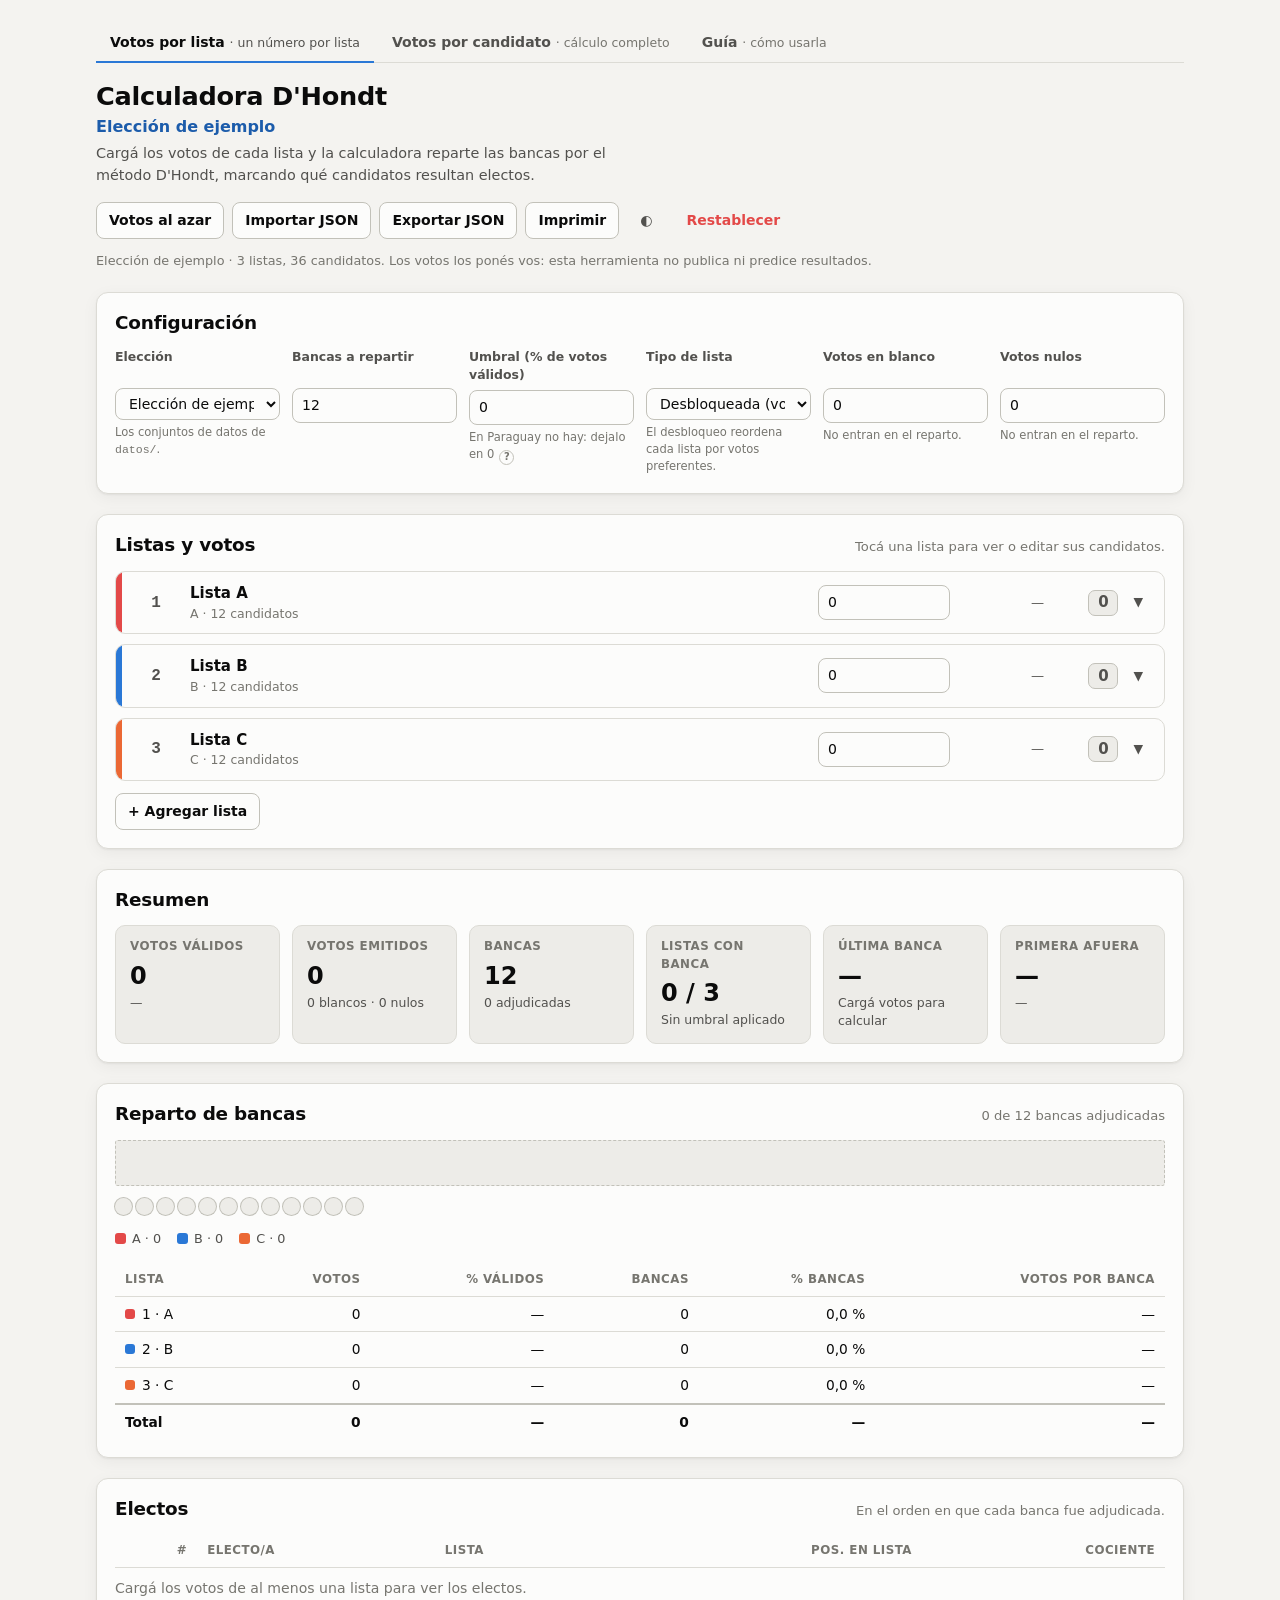
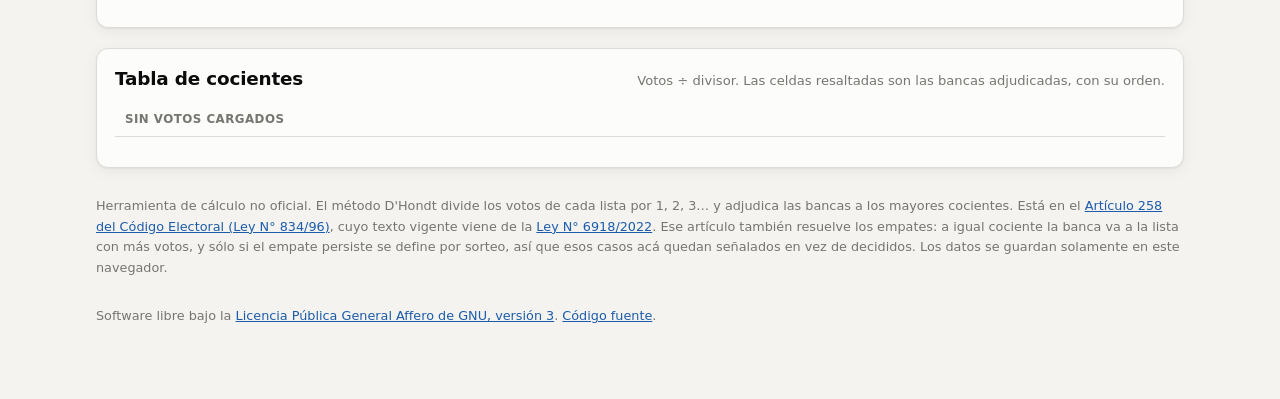
<file: index.html>
<!doctype html>
<html lang="es-PY">
<head>
<meta charset="utf-8">
<meta name="viewport" content="width=device-width, initial-scale=1">
<title>Calculadora D'Hondt</title>
<meta name="description" content="Calculadora del reparto de bancas por el método D'Hondt. Cargá los votos de cada lista y mirá qué candidatos resultan electos.">

<!-- Cloudflare Pages sirve lo mismo en <proyecto>.pages.dev; esto le dice
     a los buscadores cuál es la dirección buena. -->
<link rel="canonical" href="https://bancas.melizeche.com/">

<!-- Vista previa al compartir el enlace. Si el subdominio cambia, hay que
     cambiar og:url y og:image: los scrapers no ejecutan JavaScript y las
     URLs absolutas son lo único que leen con seguridad. -->
<meta property="og:type" content="website">
<meta property="og:site_name" content="Calculadora D'Hondt">
<meta property="og:locale" content="es_PY">
<meta property="og:title" content="Calculadora D'Hondt">
<meta property="og:description" content="Cargá los votos de cada lista y mirá cómo se reparten las bancas y quiénes resultan electos.">
<meta property="og:url" content="https://bancas.melizeche.com/">
<meta property="og:image" content="https://bancas.melizeche.com/og.png">
<meta property="og:image:width" content="1200">
<meta property="og:image:height" content="630">
<meta property="og:image:alt" content="Calculadora D'Hondt: reparto de bancas entre listas">
<meta name="twitter:card" content="summary_large_image">
<meta name="twitter:title" content="Calculadora D'Hondt">
<meta name="twitter:description" content="Cargá los votos de cada lista y mirá cómo se reparten las bancas y quiénes resultan electos.">
<meta name="twitter:image" content="https://bancas.melizeche.com/og.png">
<link rel="icon" href="favicon.svg" type="image/svg+xml">
<link rel="stylesheet" href="css/base.css">
<style>
.cand-grid { display: grid; grid-template-columns: repeat(auto-fill, minmax(250px, 1fr)); gap: 4px 14px; }
/* con la columna de votos preferentes la fila necesita más ancho o el nombre parte */
.cand-grid.con-pref { grid-template-columns: repeat(auto-fill, minmax(340px, 1fr)); }
.cand { display: flex; align-items: center; gap: 8px; padding: 4px 6px; border-radius: 6px; font-size: .85rem; }
.cand.in { background: color-mix(in srgb, var(--good) 14%, transparent); }
.cand.in .nm { font-weight: 600; }
.cand .n { flex: none; width: 24px; font-family: var(--mono); font-size: .76rem; color: var(--text-muted); text-align: right; font-variant-numeric: tabular-nums; }
.cand .nm { flex: 1 1 auto; min-width: 0; overflow-wrap: anywhere; }
.cand .tag-electo { flex: none; min-width: 44px; text-align: right; }
.cand .pref { flex: none; width: 68px; }
</style>
</head>
<body>
<div class="wrap">

<nav class="nav no-print">
  <a href="index.html" aria-current="page">Votos por lista <span class="desc">un número por lista</span></a>
  <a href="candidatos.html">Votos por candidato <span class="desc">cálculo completo</span></a>
  <a href="ayuda.html">Guía <span class="desc">cómo usarla</span></a>
</nav>

<div class="top">
  <div>
    <h1>Calculadora D'Hondt</h1>
    <p class="eleccion-actual" id="eleccion-actual"></p>
    <p class="sub">Cargá los votos de cada lista y la calculadora reparte las bancas por el método D'Hondt,
      marcando qué candidatos resultan electos.</p>
  </div>
  <div class="toolbar no-print">
    <button id="btn-azar">Votos al azar</button>
    <button id="btn-importar">Importar JSON</button>
    <button id="btn-exportar">Exportar JSON</button>
    <button id="btn-imprimir">Imprimir</button>
    <button id="btn-tema" class="ghost" title="Cambiar tema">◐</button>
    <button id="btn-reset" class="ghost danger">Restablecer</button>
  </div>
</div>

<div class="callout no-print" id="aviso-relleno" hidden>
  <strong>Hay nóminas con nombres de relleno.</strong>
  Alguna lista tiene candidatos genéricos («Candidato/a 1», «Candidato/a 2»…) que no corresponden a ninguna
  nómina oficial. Cambialos con «Editar candidatos» en cada lista, o importá un JSON. El cálculo D'Hondt
  funciona igual con cualquier nómina.
</div>

<div class="callout no-print" id="aviso-preferente" hidden>
  <strong>Los electos que se ven salen del orden de la nómina.</strong>
  La elección es con voto preferente, pero no hay votos por candidato cargados, así que las bancas de cada
  lista se muestran ocupadas por los primeros de su nómina. Con voto preferente ese orden lo deciden los
  votos de cada candidato: se cargan en la <a href="candidatos.html">página de votos por candidato</a>.
</div>

<p class="footer no-print" id="origen-datos" style="margin:-8px 0 20px"></p>

<section class="card no-print">
  <header>
    <h2>Configuración</h2>
  </header>
  <div class="config">
    <div class="field" id="campo-eleccion">
      <label for="cfg-eleccion">Elección</label>
      <select id="cfg-eleccion"></select>
      <div class="note">Los conjuntos de datos de <code>datos/</code>.</div>
    </div>
    <div class="field">
      <label for="cfg-bancas">Bancas a repartir</label>
      <input type="number" id="cfg-bancas" min="1" max="99" step="1">
    </div>
    <div class="field">
      <label for="cfg-umbral">Umbral (% de votos válidos)</label>
      <input type="number" id="cfg-umbral" min="0" max="20" step="0.1">
      <details class="ayuda">
        <summary>En Paraguay no hay: dejalo en 0</summary>
        <div>
          <p>El Artículo 258 reparte entre todas las listas que sacaron votos: no hay
            un mínimo que superar para entrar al reparto.</p>
          <p>Otros países que usan D'Hondt sí lo tienen: España pide 3 % de los votos
            válidos de la circunscripción, Argentina 3 % del padrón del distrito,
            Polonia 5 %. El campo está para probar qué pasaría acá con una barrera
            así. Subilo y mirá adónde van a parar las bancas de las listas que
            quedan afuera.</p>
        </div>
      </details>
    </div>
    <div class="field">
      <label for="cfg-modo">Tipo de lista</label>
      <select id="cfg-modo">
        <option value="bloqueada">Cerrada y bloqueada</option>
        <option value="desbloqueada">Desbloqueada (voto preferente)</option>
      </select>
      <div class="note">El desbloqueo reordena cada lista por votos preferentes.</div>
    </div>
    <div class="field">
      <label for="cfg-blancos">Votos en blanco</label>
      <input type="text" inputmode="numeric" enterkeyhint="done" autocomplete="off" class="votos" id="cfg-blancos">
      <div class="note">No entran en el reparto.</div>
    </div>
    <div class="field">
      <label for="cfg-nulos">Votos nulos</label>
      <input type="text" inputmode="numeric" enterkeyhint="done" autocomplete="off" class="votos" id="cfg-nulos">
      <div class="note">No entran en el reparto.</div>
    </div>
  </div>
</section>

<section class="card">
  <header>
    <h2>Listas y votos</h2>
    <span class="hint">Tocá una lista para ver o editar sus candidatos.</span>
  </header>
  <div class="listas" id="listas"></div>
  <div class="row no-print" style="margin-top:12px">
    <button id="btn-agregar">+ Agregar lista</button>
  </div>
</section>

<section class="card">
  <header><h2>Resumen</h2></header>
  <div class="stats" id="stats"></div>
</section>

<section class="card">
  <header>
    <h2>Reparto de bancas</h2>
    <span class="hint" id="reparto-hint"></span>
  </header>
  <div id="empates"></div>
  <div class="ribbon" id="ribbon" role="img" aria-label="Distribución de bancas por lista"></div>
  <div class="seats-grid" id="seats-grid" aria-hidden="true"></div>
  <div class="legend" id="legend"></div>
  <div class="table-scroll" style="margin-top:16px">
    <table id="tabla-reparto">
      <thead>
        <tr>
          <th>Lista</th>
          <th class="num">Votos</th>
          <th class="num">% válidos</th>
          <th class="num">Bancas</th>
          <th class="num">% bancas</th>
          <th class="num">Votos por banca</th>
        </tr>
      </thead>
      <tbody></tbody>
    </table>
  </div>
</section>

<section class="card">
  <header>
    <h2>Electos</h2>
    <span class="hint">En el orden en que cada banca fue adjudicada.</span>
  </header>
  <div class="table-scroll">
    <table id="tabla-electos">
      <thead>
        <tr>
          <th class="num">#</th>
          <th class="nombre">Electo/a</th>
          <th>Lista</th>
          <th class="num">Pos. en lista</th>
          <th class="num">Cociente</th>
        </tr>
      </thead>
      <tbody></tbody>
    </table>
  </div>
</section>

<section class="card">
  <header>
    <h2>Tabla de cocientes</h2>
    <span class="hint">Votos ÷ divisor. Las celdas resaltadas son las bancas adjudicadas, con su orden.</span>
  </header>
  <div class="table-scroll">
    <table class="qtable" id="tabla-cocientes"><thead></thead><tbody></tbody></table>
  </div>
  <div class="row no-print" style="margin-top:12px">
    <button id="btn-mas-filas" class="ghost">Mostrar todos los divisores</button>
  </div>
</section>

<p class="footer">
  Herramienta de cálculo no oficial. El método D'Hondt divide los votos de cada lista por 1, 2, 3… y adjudica
  las bancas a los mayores cocientes. Está en el
  <a href="https://www.bacn.gov.py/leyes-paraguayas/2346/ley-n-834-establece-el-codigo-electoral-paraguayo"
     target="_blank" rel="noopener">Artículo 258 del Código Electoral (Ley N° 834/96)</a>,
  cuyo texto vigente viene de la
  <a href="https://www.bacn.gov.py/leyes-paraguayas/10452/ley-n-6918-modifica-los-articulos-170-246-247-248-y-258-de-la-ley-n-8341996-que-establece-el-codigo-electoral-paraguayo-y-sus-modificatorias-leyes-ns-31662007-y-63182019"
     target="_blank" rel="noopener">Ley N° 6918/2022</a>.
  Ese artículo también resuelve los empates: a igual cociente la banca va a la lista con más votos, y sólo si
  el empate persiste se define por sorteo, así que esos casos acá quedan señalados en vez de decididos.
  Los datos se guardan solamente en este navegador.
</p>

<!-- El enlace al código no es decorativo: la AGPL pide que quien usa el
     programa por la red pueda conseguir su fuente, y para una página web eso
     se cumple con un enlace a la vista (ver la sección 13 de la licencia). -->
<p class="footer">
  Software libre bajo la
  <a href="https://www.gnu.org/licenses/agpl-3.0.html" target="_blank" rel="noopener">Licencia Pública General Affero de GNU, versión 3</a>.
  <a href="https://github.com/melizeche/DHondt" target="_blank" rel="noopener">Código fuente</a>.
</p>

</div>

<dialog id="dlg-lista">
  <form method="dialog">
    <div class="dlg-body">
      <h3 style="margin-bottom:14px">Editar lista</h3>
      <div class="config">
        <div class="field">
          <label for="dl-num">Número de lista</label>
          <input type="number" id="dl-num" min="0" step="1">
        </div>
        <div class="field" style="grid-column: span 2">
          <label for="dl-partido">Partido / movimiento / alianza</label>
          <input type="text" id="dl-partido">
        </div>
        <div class="field">
          <label for="dl-sigla">Sigla</label>
          <input type="text" id="dl-sigla" maxlength="14">
        </div>
      </div>
      <div class="field" style="margin-top:12px">
        <label>Color</label>
        <div class="swatches" id="dl-colores"></div>
      </div>
    </div>
    <div class="dlg-foot">
      <button value="cancel" class="ghost">Cancelar</button>
      <button value="ok" class="primary">Guardar</button>
    </div>
  </form>
</dialog>

<dialog id="dlg-cand">
  <form method="dialog">
    <div class="dlg-body">
      <h3 id="dc-titulo" style="margin-bottom:6px">Editar candidatos</h3>
      <p style="color:var(--text-muted); font-size:.82rem; margin-bottom:12px">
        Un nombre por línea, en el orden de la lista. Las líneas vacías se ignoran.
      </p>
      <textarea id="dc-texto" rows="16" spellcheck="false"></textarea>
    </div>
    <div class="dlg-foot">
      <button value="cancel" class="ghost">Cancelar</button>
      <button value="ok" class="primary">Guardar nómina</button>
    </div>
  </form>
</dialog>

<input type="file" id="file-input" accept="application/json,.json" hidden>

<script src="js/core.js"></script>
<script>
"use strict";

estado = cargarEstado();
let verTodosLosDivisores = false;

/* ============================================================== render */
function render() {
  const res = calcularDHondt(estado.listas, estado.bancas, estado.umbral);
  renderConfig();
  renderProcedencia();
  renderAvisoPreferente();
  renderListas(res);
  renderStats(res);
  renderReparto(res);
  renderElectos(res);
  renderCocientes(res);
}

/* Con la elección desbloqueada y ningún voto preferente cargado, detalleOrden
 * no tiene con qué reordenar y termina marcando como electos a los primeros de
 * cada nómina. Eso se lee como un resultado y es apenas el orden que propuso el
 * partido, así que ahí se avisa.
 *
 * En cuanto haya un voto preferente en cualquier lista el aviso se va: desde
 * ese momento esta página muestra el reordenamiento igual que candidatos.html,
 * y repetirlo sería molestar por algo que ya está bien. */
function renderAvisoPreferente() {
  const hayPreferentes = estado.listas.some(function (l) { return sumaPreferentes(l) > 0; });
  document.getElementById("aviso-preferente").hidden =
    estado.modo !== "desbloqueada" || !hayVotosCargados() || hayPreferentes;
}

function renderConfig() {
  document.getElementById("cfg-bancas").value = estado.bancas;
  document.getElementById("cfg-umbral").value = estado.umbral;
  document.getElementById("cfg-modo").value = estado.modo;
  document.getElementById("cfg-blancos").value = n(estado.blancos);
  document.getElementById("cfg-nulos").value = n(estado.nulos);
}

function renderListas(res) {
  const cont = document.getElementById("listas");
  cont.textContent = "";

  if (!estado.listas.length) {
    cont.appendChild(el("p", { class: "empty", text: "No hay listas cargadas. Agregá al menos una." }));
    return;
  }

  estado.listas.forEach(function (lista) {
    const gan = res.ganadas.get(lista.id) || 0;

    const inputVotos = campoDeVotos({
      value: lista.votos,
      "aria-label": "Votos de la lista " + lista.numero + " " + lista.sigla,
    }, function (votos) {
      lista.votos = votos;
      reconciliarSoloLista(lista);
      guardar();
      renderTrasVotos();
    });

    const cabecera = el("div", { class: "lista-head" }, [
      el("div", { class: "lista-color", style: "background:" + colorDe(lista) }),
      el("div", { class: "lista-num", text: String(lista.numero) }),
      el("div", { class: "lista-nombre" }, [
        el("div", { class: "p", text: lista.partido }),
        el("div", { class: "s", text: lista.sigla + " · " + nCandidatos(lista.candidatos.length) }),
      ]),
      el("div", { class: "lista-votos" }, [inputVotos]),
      el("div", { class: "lista-pct", text: pct(lista.votos, res.votosValidos) }),
      el("div", { class: "lista-bancas" }, [
        el("span", { class: "bancas-badge" + (gan > 0 ? " win" : ""), text: String(gan), title: nBancas(gan) }),
        el("button", {
          class: "ghost tiny no-print",
          text: lista.abierta ? "▲" : "▼",
          "aria-expanded": lista.abierta ? "true" : "false",
          "aria-label": (lista.abierta ? "Ocultar" : "Ver") + " candidatos de " + lista.sigla,
          onclick: function () { lista.abierta = !lista.abierta; guardar(); render(); },
        }),
      ]),
    ]);

    const nodo = el("div", { class: "lista" + (gan > 0 ? " electa" : "") }, [cabecera]);
    if (lista.abierta) nodo.appendChild(cuerpoLista(lista, gan));
    cont.appendChild(nodo);
  });
}

function cuerpoLista(lista, gan) {
  const desbloqueada = estado.modo === "desbloqueada";
  const filas = detalleOrden(lista, estado.modo, gan);

  const grid = el("div", { class: "cand-grid" + (desbloqueada ? " con-pref" : "") });
  filas.forEach(function (f) {
    const fila = el("div", { class: "cand" + (f.electo ? " in" : "") }, [
      el("div", { class: "n", text: String(f.posFinal) }),
      el("div", { class: "nm", text: f.nombre }),
      el("div", { class: "tag-electo", text: f.electo ? "Electo" : "" }),
    ]);
    if (desbloqueada) {
      // En esta página el total de la lista es el que se escribió arriba: los
      // votos preferentes reparten ese total, no se le suman. Lo que ningún
      // candidato se lleva queda como voto de sola lista.
      fila.appendChild(campoDeVotos({
        class: "pref", value: f.pref,
        "aria-label": "Votos preferentes de " + f.nombre,
        onchange: function () { render(); },
      }, function (pref) {
        f.candidato.pref = pref;
        reconciliarSoloLista(lista);
        guardar();
      }));
    }
    grid.appendChild(fila);
  });

  const barra = el("div", { class: "cand-toolbar no-print" }, [
    el("button", { class: "tiny", text: "Editar candidatos", onclick: function () { abrirDialogoCandidatos(lista); } }),
    el("button", { class: "tiny", text: "Editar lista", onclick: function () { abrirDialogoLista(lista); } }),
    el("span", { class: "grow" }),
    el("button", {
      class: "tiny ghost danger", text: "Eliminar lista",
      onclick: function () {
        if (!confirm("¿Eliminar la lista " + lista.numero + " – " + lista.sigla + "?")) return;
        estado.listas = estado.listas.filter(function (x) { return x.id !== lista.id; });
        guardar(); render();
      },
    }),
  ]);

  const cuerpo = el("div", { class: "lista-body" }, [barra]);
  if (desbloqueada) {
    const sumaPref = sumaPreferentes(lista);
    if (sumaPref > lista.votos) {
      cuerpo.appendChild(el("div", { class: "callout" }, [
        el("strong", { text: "Los votos preferentes no cierran. " }),
        document.createTextNode(
          "Suman " + n(sumaPref) + " pero la lista tiene " + n(lista.votos) + " votos en total. " +
          "El reparto entre listas usa el total; corregilo arriba o bajá los preferentes. " +
          "Si preferís cargar la elección candidato por candidato y que el total salga solo, usá la otra página."),
      ]));
    } else {
      cuerpo.appendChild(el("p", {
        class: "empty",
        text: "Lista desbloqueada: el orden lo definen los votos preferentes. De los " + n(lista.votos) +
              " votos, " + n(sumaPref) + " nombraron a un candidato y " + n(lista.soloLista) + " eligieron sólo la lista.",
      }));
    }
  }
  cuerpo.appendChild(grid);
  return cuerpo;
}

function renderStats(res) {
  const cont = document.getElementById("stats");
  cont.textContent = "";

  const emitidos = res.votosValidos + estado.blancos + estado.nulos;
  const conBanca = estado.listas.filter(function (l) { return (res.ganadas.get(l.id) || 0) > 0; }).length;

  [
    { k: "Votos válidos", v: n(res.votosValidos), d: emitidos > 0 ? pct(res.votosValidos, emitidos) + " de los emitidos" : "—" },
    { k: "Votos emitidos", v: n(emitidos), d: n(estado.blancos) + " blancos · " + n(estado.nulos) + " nulos" },
    { k: "Bancas", v: String(estado.bancas), d: res.rondas.length + " adjudicadas" },
    { k: "Listas con banca", v: conBanca + " / " + estado.listas.length, d: res.excluidas.length ? res.excluidas.length + " bajo el umbral" : "Sin umbral aplicado" },
    { k: "Última banca", v: res.ultima ? fmtCociente.format(res.ultima.cociente) : "—",
      d: res.ultima ? "Cociente que entró (ronda " + res.ultima.ronda + ")" : "Cargá votos para calcular" },
    { k: "Primera afuera", v: res.siguiente ? fmtCociente.format(res.siguiente.cociente) : "—",
      d: res.siguiente ? res.siguiente.lista.sigla + " fue la más cerca" : "—" },
  ].forEach(function (t) {
    cont.appendChild(el("div", { class: "stat" }, [
      el("div", { class: "k", text: t.k }),
      el("div", { class: "v", text: t.v }),
      el("div", { class: "d", text: t.d }),
    ]));
  });
}

function renderReparto(res) {
  const ordenadas = estado.listas.slice().sort(function (a, b) {
    const d = (res.ganadas.get(b.id) || 0) - (res.ganadas.get(a.id) || 0);
    return d !== 0 ? d : b.votos - a.votos;
  });
  // La cinta y los puntos van en orden de lista (boletín), no por tamaño: así
  // los colores vecinos son siempre los mismos y conservan la separación
  // cromática validada. La tabla de abajo sí ordena por bancas.
  const conBanca = estado.listas.filter(function (l) { return (res.ganadas.get(l.id) || 0) > 0; });

  document.getElementById("reparto-hint").textContent =
    res.rondas.length + " de " + estado.bancas + " bancas adjudicadas";

  const avisos = document.getElementById("empates");
  avisos.textContent = "";
  res.empates.forEach(function (e) {
    avisos.appendChild(el("div", { class: "callout" }, [
      el("strong", { text: "Empate en la banca " + e.ronda + ". " }),
      document.createTextNode(
        e.listas.map(function (l) { return l.sigla; }).join(", ") +
        " comparten el cociente " + fmtCociente.format(e.cociente) + " y la misma cantidad de votos, " +
        "con " + nBancas(e.enDisputa) + " en disputa. El Artículo 258 del Código Electoral manda que, a igual " +
        "cociente, la banca vaya a la lista con más votos; como acá también empatan en votos, se define por " +
        "sorteo. La banca se muestra adjudicada a la primera por orden de lista, pero esa parte no la decide " +
        "el cálculo."),
    ]));
  });

  const ribbon = document.getElementById("ribbon");
  ribbon.textContent = "";
  const totalAdj = res.rondas.length;
  if (!totalAdj) {
    ribbon.appendChild(el("div", { class: "ribbon-seg", style: "flex:1; background:var(--surface-2); border:1px dashed var(--border-strong)" }));
    ribbon.setAttribute("aria-label", "Sin bancas adjudicadas todavía");
  } else {
    conBanca.forEach(function (l) {
      const b = res.ganadas.get(l.id);
      ribbon.appendChild(el("div", {
        class: "ribbon-seg",
        style: "flex:" + b + " 1 0; background:" + colorDe(l),
        title: l.sigla + ": " + nBancas(b),
      }, [el("span", { text: b / totalAdj >= 0.09 ? l.sigla + " " + b : String(b) })]));
    });
    ribbon.setAttribute("aria-label", "Distribución: " +
      conBanca.map(function (l) { return l.sigla + " " + res.ganadas.get(l.id); }).join(", "));
  }

  const grid = document.getElementById("seats-grid");
  grid.textContent = "";
  conBanca.forEach(function (l) {
    for (let i = 0; i < res.ganadas.get(l.id); i++) {
      grid.appendChild(el("div", { class: "seat-dot", style: "background:" + colorDe(l) }));
    }
  });
  for (let i = 0; i < estado.bancas - totalAdj; i++) {
    grid.appendChild(el("div", { class: "seat-dot", style: "background:var(--surface-2); box-shadow:0 0 0 1px var(--border-strong)" }));
  }

  const leyenda = document.getElementById("legend");
  leyenda.textContent = "";
  estado.listas.forEach(function (l) {
    leyenda.appendChild(el("span", { class: "item" }, [
      el("span", { class: "chip", style: "background:" + colorDe(l) }),
      el("span", { text: l.sigla + " · " + (res.ganadas.get(l.id) || 0) }),
    ]));
  });

  const tbody = document.querySelector("#tabla-reparto tbody");
  tbody.textContent = "";
  ordenadas.forEach(function (l) {
    const b = res.ganadas.get(l.id) || 0;
    tbody.appendChild(el("tr", null, [
      el("td", null, [
        el("span", { class: "chip", style: "background:" + colorDe(l) }),
        document.createTextNode(l.numero + " · " + l.sigla),
        res.excluidas.indexOf(l) !== -1 ? el("span", { style: "color:var(--text-muted)", text: " (bajo umbral)" }) : null,
      ]),
      el("td", { class: "num", text: n(l.votos) }),
      el("td", { class: "num", text: pct(l.votos, res.votosValidos) }),
      el("td", { class: "num", text: String(b) }),
      el("td", { class: "num", text: pct(b, estado.bancas) }),
      el("td", { class: "num", text: b > 0 ? n(l.votos / b) : "—" }),
    ]));
  });
  tbody.appendChild(el("tr", { class: "total" }, [
    el("td", { text: "Total" }),
    el("td", { class: "num", text: n(res.votosValidos) }),
    el("td", { class: "num", text: res.votosValidos > 0 ? "100,0 %" : "—" }),
    el("td", { class: "num", text: String(res.rondas.length) }),
    el("td", { class: "num", text: res.rondas.length ? pct(res.rondas.length, estado.bancas) : "—" }),
    el("td", { class: "num", text: res.rondas.length ? n(res.votosValidos / res.rondas.length) : "—" }),
  ]));
}

function renderElectos(res) {
  const tbody = document.querySelector("#tabla-electos tbody");
  tbody.textContent = "";

  if (!res.rondas.length) {
    tbody.appendChild(el("tr", null, [
      el("td", { colspan: "5", class: "empty", text: "Cargá los votos de al menos una lista para ver los electos." }),
    ]));
    return;
  }

  const porLista = new Map();
  res.rondas.forEach(function (r) {
    const lista = estado.listas.find(function (l) { return l.id === r.listaId; });
    if (!lista) return;
    if (!porLista.has(lista.id)) porLista.set(lista.id, { orden: ordenInterno(lista, estado.modo), usados: 0 });
    const info = porLista.get(lista.id);
    const idx = info.orden[info.usados];
    info.usados++;
    const cand = idx !== undefined ? lista.candidatos[idx] : null;

    tbody.appendChild(el("tr", null, [
      el("td", { class: "num", text: String(r.ronda) }),
      el("td", { class: "nombre", text: cand ? cand.nombre : "(sin candidato en la nómina)" }),
      el("td", null, [
        el("span", { class: "chip", style: "background:" + colorDe(lista) }),
        document.createTextNode(lista.numero + " · " + lista.sigla),
      ]),
      el("td", { class: "num", text: String(info.usados) }),
      el("td", { class: "num", text: fmtCociente.format(r.cociente) }),
    ]));
  });
}

function renderCocientes(res) {
  const thead = document.querySelector("#tabla-cocientes thead");
  const tbody = document.querySelector("#tabla-cocientes tbody");
  thead.textContent = "";
  tbody.textContent = "";

  const listas = estado.listas.filter(function (l) { return l.votos > 0; });
  const btn = document.getElementById("btn-mas-filas");

  if (!listas.length) {
    thead.appendChild(el("tr", null, [el("th", { text: "Sin votos cargados" })]));
    btn.hidden = true;
    return;
  }

  let maxGanadas = 0;
  listas.forEach(function (l) { maxGanadas = Math.max(maxGanadas, res.ganadas.get(l.id) || 0); });
  const filas = verTodosLosDivisores ? estado.bancas : Math.min(estado.bancas, maxGanadas + 2);
  btn.hidden = estado.bancas <= maxGanadas + 2;
  btn.textContent = verTodosLosDivisores ? "Mostrar solo los divisores relevantes" : "Mostrar todos los divisores";

  const ganadorPorClave = new Map();
  res.rondas.forEach(function (r) { ganadorPorClave.set(r.listaId + ":" + r.divisor, r.ronda); });

  const filaEnc = el("tr", null, [el("th", { class: "div", text: "÷" })]);
  listas.forEach(function (l) {
    filaEnc.appendChild(el("th", { class: "num" }, [
      el("span", { class: "chip", style: "background:" + colorDe(l) }),
      document.createTextNode(l.sigla),
    ]));
  });
  thead.appendChild(filaEnc);

  for (let d = 1; d <= filas; d++) {
    const tr = el("tr", null, [el("th", { class: "div", scope: "row", text: String(d) })]);
    listas.forEach(function (l) {
      const ronda = ganadorPorClave.get(l.id + ":" + d);
      const celda = el("td", { class: "num" + (ronda ? " hit" : "") }, [
        document.createTextNode(fmtCociente.format(l.votos / d)),
        ronda ? el("span", { class: "r", text: "#" + ronda }) : null,
      ]);
      if (ronda) celda.title = "Banca " + ronda + " para " + l.sigla;
      tr.appendChild(celda);
    });
    tbody.appendChild(tr);
  }
}

/* Recalcula sin rehacer los inputs de voto, para no perder el foco mientras
   se tipea. */
function renderTrasVotos() {
  const activo = document.activeElement;
  const res = calcularDHondt(estado.listas, estado.bancas, estado.umbral);
  renderStats(res);
  renderReparto(res);
  renderElectos(res);
  renderCocientes(res);
  actualizarInsigniasListas(res);
  if (activo && document.contains(activo)) activo.focus();
}

function actualizarInsigniasListas(res) {
  const nodos = document.querySelectorAll("#listas .lista");
  estado.listas.forEach(function (lista, i) {
    const nodo = nodos[i];
    if (!nodo) return;
    const gan = res.ganadas.get(lista.id) || 0;
    const badge = nodo.querySelector(".bancas-badge");
    if (badge) {
      badge.textContent = String(gan);
      badge.className = "bancas-badge" + (gan > 0 ? " win" : "");
    }
    const p = nodo.querySelector(".lista-pct");
    if (p) p.textContent = pct(lista.votos, res.votosValidos);
    nodo.className = "lista" + (gan > 0 ? " electa" : "");
    if (lista.abierta) {
      const viejo = nodo.querySelector(".lista-body");
      if (viejo) nodo.replaceChild(cuerpoLista(lista, gan), viejo);
    }
  });
}

/* ============================================================== diálogos */
conectarDialogoLista(render);

function abrirDialogoCandidatos(lista) {
  listaEnEdicion = lista;
  document.getElementById("dc-titulo").textContent = "Candidatos · " + lista.numero + " · " + lista.partido;
  document.getElementById("dc-texto").value = lista.candidatos.map(function (c) { return c.nombre; }).join("\n");
  document.getElementById("dlg-cand").showModal();
}

document.getElementById("dlg-cand").addEventListener("close", function (e) {
  if (e.target.returnValue === "ok" && listaEnEdicion) {
    const nombres = document.getElementById("dc-texto").value
      .split("\n").map(function (s) { return s.trim(); })
      .filter(function (s) { return s !== ""; });
    if (nombres.length) {
      const previos = listaEnEdicion.candidatos;
      listaEnEdicion.candidatos = nombres.map(function (nom, i) {
        // conserva los votos preferentes si el nombre no cambió de posición
        const pref = previos[i] && previos[i].nombre === nom ? previos[i].pref : 0;
        return { nombre: nom, pref: pref };
      });
      reconciliarSoloLista(listaEnEdicion);
      guardar();
    }
  }
  listaEnEdicion = null;
  render();
});

/* ============================================================== eventos */
function enlazarConfig(id, aplicar) {
  const campo = document.getElementById(id);
  campo.addEventListener("input", function (e) {
    // Un <input type="number"> vacío vale 0 al convertirlo a Number. No lo
    // aplicamos todavía: así se puede borrar el valor anterior para escribir
    // otro, sin que el mínimo lo reemplace enseguida por 1.
    if (e.target.value === "") return;
    aplicar(e.target.value);
    guardar();
    render();
  });
  campo.addEventListener("blur", function () {
    // La elección guardada siempre conserva valores válidos; si se dejó vacío,
    // se vuelve a mostrar el último que estaba aplicado.
    if (campo.value === "") renderConfig();
  });
}

/* Lo mismo para los campos que llevan separador de miles: el valor se lee de
 * los dígitos, no del texto del campo. */
function enlazarCampoVotos(id, aplicar) {
  const campo = document.getElementById(id);
  campo.addEventListener("input", function () {
    const valor = formatearCampoVotos(campo);
    if (campo.value === "") return;
    aplicar(valor);
    guardar();
    render();
  });
  campo.addEventListener("blur", function () {
    if (campo.value === "") renderConfig();
  });
}
enlazarConfig("cfg-bancas", function (v) { estado.bancas = clampInt(v, 1, 99, BANCAS_POR_DEFECTO); });
enlazarConfig("cfg-umbral", function (v) { estado.umbral = clampNum(v, 0, 20, 0); });
enlazarConfig("cfg-modo", function (v) { estado.modo = v === "desbloqueada" ? "desbloqueada" : "bloqueada"; });
enlazarCampoVotos("cfg-blancos", function (v) { estado.blancos = v; });
enlazarCampoVotos("cfg-nulos", function (v) { estado.nulos = v; });

document.getElementById("btn-agregar").addEventListener("click", function () {
  const i = estado.listas.length;
  estado.listas.push({
    id: proximoId++,
    numero: i + 1,
    partido: "Nueva lista " + (i + 1),
    sigla: "L" + (i + 1),
    color: i % PALETA.length,
    votos: 0,
    soloLista: 0,
    abierta: true,
    candidatos: nominaPorDefecto(estado.bancas),
  });
  guardar();
  render();
});

document.getElementById("btn-azar").addEventListener("click", function () {
  if (!confirmarSorteo()) return;
  sortearVotos(estado);
  votosSorteados = true;
  guardar();
  render();
});

document.getElementById("btn-reset").addEventListener("click", function () {
  if (!confirm("Se borran los votos, las nóminas y los cambios de listas. ¿Continuar?")) return;
  restablecer();
  render();
});

document.getElementById("btn-imprimir").addEventListener("click", function () { window.print(); });
document.getElementById("btn-exportar").addEventListener("click", function () { exportarJSON(); });
conectarImportacion("btn-importar", "file-input", render);

document.getElementById("btn-mas-filas").addEventListener("click", function () {
  verTodosLosDivisores = !verTodosLosDivisores;
  render();
});

conectarSelectorElecciones("cfg-eleccion", render);
conectarAyudas();
inicializarTema(render);
render();
</script>
</body>
</html>
</file>
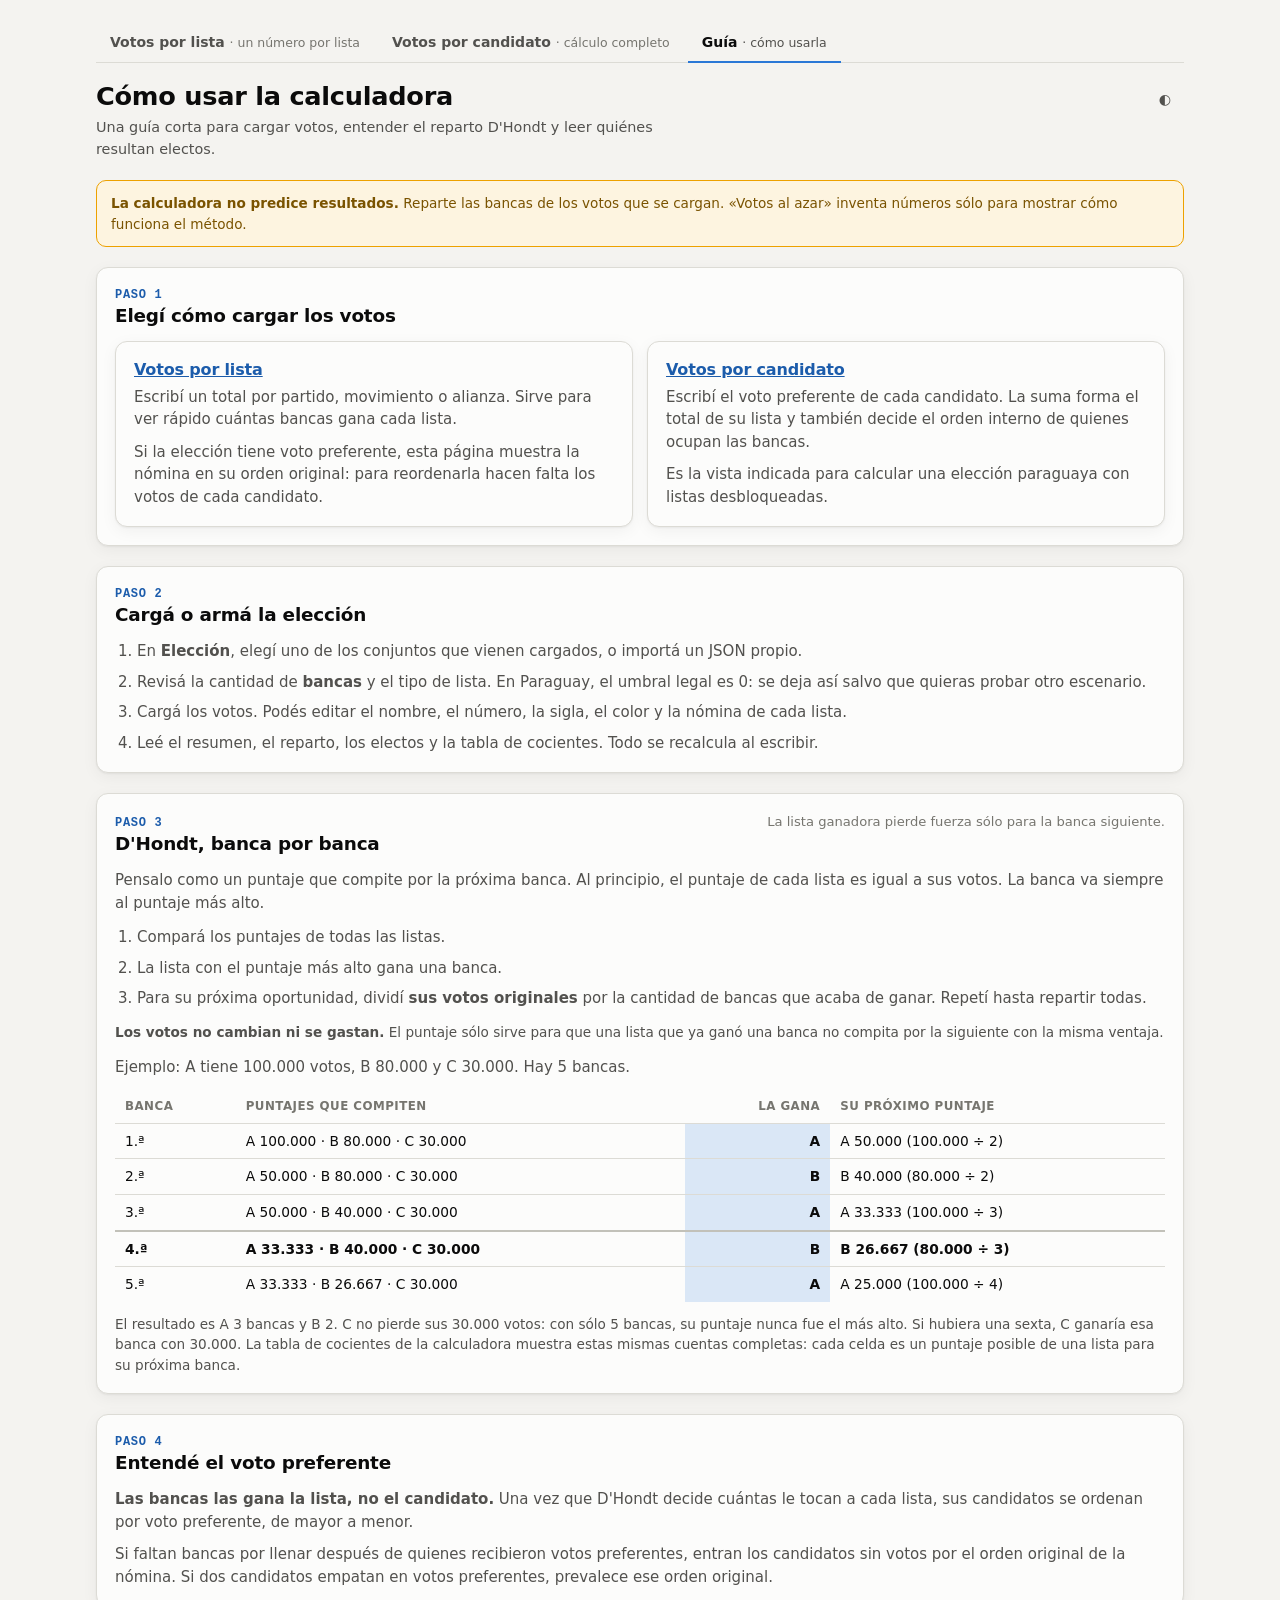
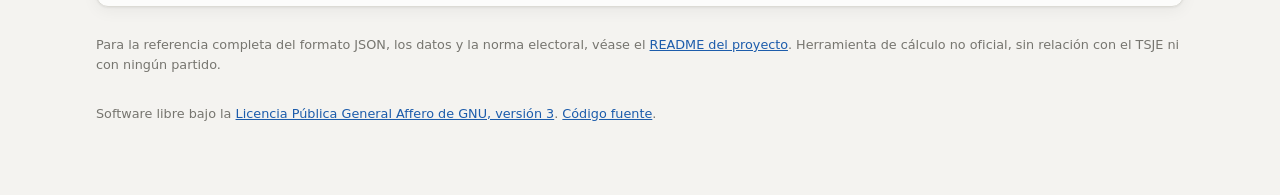
<file: ayuda.html>
<!doctype html>
<html lang="es-PY">
<head>
<meta charset="utf-8">
<meta name="viewport" content="width=device-width, initial-scale=1">
<title>Guía de uso · Calculadora D'Hondt</title>
<meta name="description" content="Guía breve para cargar votos, entender el reparto D'Hondt y leer los resultados de la Calculadora D'Hondt.">

<!-- Cloudflare Pages sirve lo mismo en <proyecto>.pages.dev; esto le dice
     a los buscadores cuál es la dirección buena. -->
<link rel="canonical" href="https://bancas.melizeche.com/ayuda.html">

<meta property="og:type" content="website">
<meta property="og:site_name" content="Calculadora D'Hondt">
<meta property="og:locale" content="es_PY">
<meta property="og:title" content="Guía de uso · Calculadora D'Hondt">
<meta property="og:description" content="Cómo cargar votos, entender el reparto D'Hondt y leer los resultados.">
<meta property="og:url" content="https://bancas.melizeche.com/ayuda.html">
<meta property="og:image" content="https://bancas.melizeche.com/og.png">
<meta property="og:image:width" content="1200">
<meta property="og:image:height" content="630">
<meta property="og:image:alt" content="Calculadora D'Hondt: reparto de bancas entre listas">
<meta name="twitter:card" content="summary_large_image">
<meta name="twitter:title" content="Guía de uso · Calculadora D'Hondt">
<meta name="twitter:description" content="Cómo cargar votos, entender el reparto D'Hondt y leer los resultados.">
<meta name="twitter:image" content="https://bancas.melizeche.com/og.png">
<link rel="icon" href="favicon.svg" type="image/svg+xml">
<link rel="stylesheet" href="css/base.css">
<style>
.guia-grid { display: grid; grid-template-columns: repeat(auto-fit, minmax(260px, 1fr)); gap: 14px; }
.guia-grid .card { margin: 0; }
.guia-grid h3 { margin-bottom: 6px; }
.guia-grid p, .card > p { color: var(--text-secondary); }
.guia-grid p + p, .card > p + p { margin-top: 10px; }
.pasos { margin: 0; padding-left: 22px; color: var(--text-secondary); }
.pasos li + li { margin-top: 8px; }
.ejemplo { margin-top: 12px; }
.ejemplo td, .ejemplo th { text-align: right; }
.ejemplo th:first-child, .ejemplo td:first-child { text-align: left; }
.ejemplo td.gana { background: color-mix(in srgb, var(--accent) 16%, transparent); font-weight: 650; }
.ejemplo .resultado td { font-weight: 650; border-top: 2px solid var(--border-strong); }
.turnos th:nth-child(2), .turnos td:nth-child(2), .turnos th:last-child, .turnos td:last-child { text-align: left; }
.nota-final { margin-top: 12px; font-size: .85rem; color: var(--text-secondary); }
</style>
</head>
<body>
<div class="wrap">

<nav class="nav no-print" aria-label="Páginas de la calculadora">
  <a href="index.html">Votos por lista <span class="desc">un número por lista</span></a>
  <a href="candidatos.html">Votos por candidato <span class="desc">cálculo completo</span></a>
  <a href="ayuda.html" aria-current="page">Guía <span class="desc">cómo usarla</span></a>
</nav>

<div class="top">
  <div>
    <h1>Cómo usar la calculadora</h1>
    <p class="sub">Una guía corta para cargar votos, entender el reparto D'Hondt y leer quiénes resultan electos.</p>
  </div>
  <div class="toolbar no-print">
    <button id="btn-tema" class="ghost" title="Cambiar tema">◐</button>
  </div>
</div>

<div class="callout">
  <strong>La calculadora no predice resultados.</strong> Reparte las bancas de los votos que se cargan. «Votos al azar» inventa números sólo para mostrar cómo funciona el método.
</div>

<section class="card">
  <header>
    <div>
      <div class="paso">Paso 1</div>
      <h2>Elegí cómo cargar los votos</h2>
    </div>
  </header>
  <div class="guia-grid">
    <div class="card">
      <h3><a href="index.html">Votos por lista</a></h3>
      <p>Escribí un total por partido, movimiento o alianza. Sirve para ver rápido cuántas bancas gana cada lista.</p>
      <p>Si la elección tiene voto preferente, esta página muestra la nómina en su orden original: para reordenarla hacen falta los votos de cada candidato.</p>
    </div>
    <div class="card">
      <h3><a href="candidatos.html">Votos por candidato</a></h3>
      <p>Escribí el voto preferente de cada candidato. La suma forma el total de su lista y también decide el orden interno de quienes ocupan las bancas.</p>
      <p>Es la vista indicada para calcular una elección paraguaya con listas desbloqueadas.</p>
    </div>
  </div>
</section>

<section class="card">
  <header>
    <div>
      <div class="paso">Paso 2</div>
      <h2>Cargá o armá la elección</h2>
    </div>
  </header>
  <ol class="pasos">
    <li>En <strong>Elección</strong>, elegí uno de los conjuntos que vienen cargados, o importá un JSON propio.</li>
    <li>Revisá la cantidad de <strong>bancas</strong> y el tipo de lista. En Paraguay, el umbral legal es 0: se deja así salvo que quieras probar otro escenario.</li>
    <li>Cargá los votos. Podés editar el nombre, el número, la sigla, el color y la nómina de cada lista.</li>
    <li>Leé el resumen, el reparto, los electos y la tabla de cocientes. Todo se recalcula al escribir.</li>
  </ol>
</section>

<section class="card">
  <header>
    <div>
      <div class="paso">Paso 3</div>
      <h2>D'Hondt, banca por banca</h2>
    </div>
    <span class="hint">La lista ganadora pierde fuerza sólo para la banca siguiente.</span>
  </header>
  <p>Pensalo como un puntaje que compite por la próxima banca. Al principio, el puntaje de cada lista es igual a sus votos. La banca va siempre al puntaje más alto.</p>
  <ol class="pasos" style="margin-top:12px">
    <li>Compará los puntajes de todas las listas.</li>
    <li>La lista con el puntaje más alto gana una banca.</li>
    <li>Para su próxima oportunidad, dividí <strong>sus votos originales</strong> por la cantidad de bancas que acaba de ganar. Repetí hasta repartir todas.</li>
  </ol>
  <p class="nota-final"><strong>Los votos no cambian ni se gastan.</strong> El puntaje sólo sirve para que una lista que ya ganó una banca no compita por la siguiente con la misma ventaja.</p>
  <p style="margin-top:14px">Ejemplo: A tiene 100.000 votos, B 80.000 y C 30.000. Hay 5 bancas.</p>
  <div class="table-scroll ejemplo turnos">
    <table>
      <thead>
        <tr>
          <th>Banca</th>
          <th>Puntajes que compiten</th>
          <th>La gana</th>
          <th>Su próximo puntaje</th>
        </tr>
      </thead>
      <tbody>
        <tr>
          <td>1.ª</td><td>A 100.000 · B 80.000 · C 30.000</td><td class="gana">A</td><td>A 50.000 (100.000 ÷ 2)</td>
        </tr>
        <tr>
          <td>2.ª</td><td>A 50.000 · B 80.000 · C 30.000</td><td class="gana">B</td><td>B 40.000 (80.000 ÷ 2)</td>
        </tr>
        <tr>
          <td>3.ª</td><td>A 50.000 · B 40.000 · C 30.000</td><td class="gana">A</td><td>A 33.333 (100.000 ÷ 3)</td>
        </tr>
        <tr class="resultado">
          <td>4.ª</td><td>A 33.333 · B 40.000 · C 30.000</td><td class="gana">B</td><td>B 26.667 (80.000 ÷ 3)</td>
        </tr>
        <tr>
          <td>5.ª</td><td>A 33.333 · B 26.667 · C 30.000</td><td class="gana">A</td><td>A 25.000 (100.000 ÷ 4)</td>
        </tr>
      </tbody>
    </table>
  </div>
  <p class="nota-final">El resultado es A 3 bancas y B 2. C no pierde sus 30.000 votos: con sólo 5 bancas, su puntaje nunca fue el más alto. Si hubiera una sexta, C ganaría esa banca con 30.000. La tabla de cocientes de la calculadora muestra estas mismas cuentas completas: cada celda es un puntaje posible de una lista para su próxima banca.</p>
</section>

<section class="card">
  <header>
    <div>
      <div class="paso">Paso 4</div>
      <h2>Entendé el voto preferente</h2>
    </div>
  </header>
  <p><strong>Las bancas las gana la lista, no el candidato.</strong> Una vez que D'Hondt decide cuántas le tocan a cada lista, sus candidatos se ordenan por voto preferente, de mayor a menor.</p>
  <p>Si faltan bancas por llenar después de quienes recibieron votos preferentes, entran los candidatos sin votos por el orden original de la nómina. Si dos candidatos empatan en votos preferentes, prevalece ese orden original.</p>
</section>

<p class="footer">
  Para la referencia completa del formato JSON, los datos y la norma electoral, véase el
  <a href="https://github.com/melizeche/DHondt#readme" target="_blank" rel="noopener">README del proyecto</a>.
  Herramienta de cálculo no oficial, sin relación con el TSJE ni con ningún partido.
</p>

<p class="footer">
  Software libre bajo la
  <a href="https://www.gnu.org/licenses/agpl-3.0.html" target="_blank" rel="noopener">Licencia Pública General Affero de GNU, versión 3</a>.
  <a href="https://github.com/melizeche/DHondt" target="_blank" rel="noopener">Código fuente</a>.
</p>

</div>

<script src="js/core.js"></script>
<script>
inicializarTema(function () {});
</script>
</body>
</html>
</file>
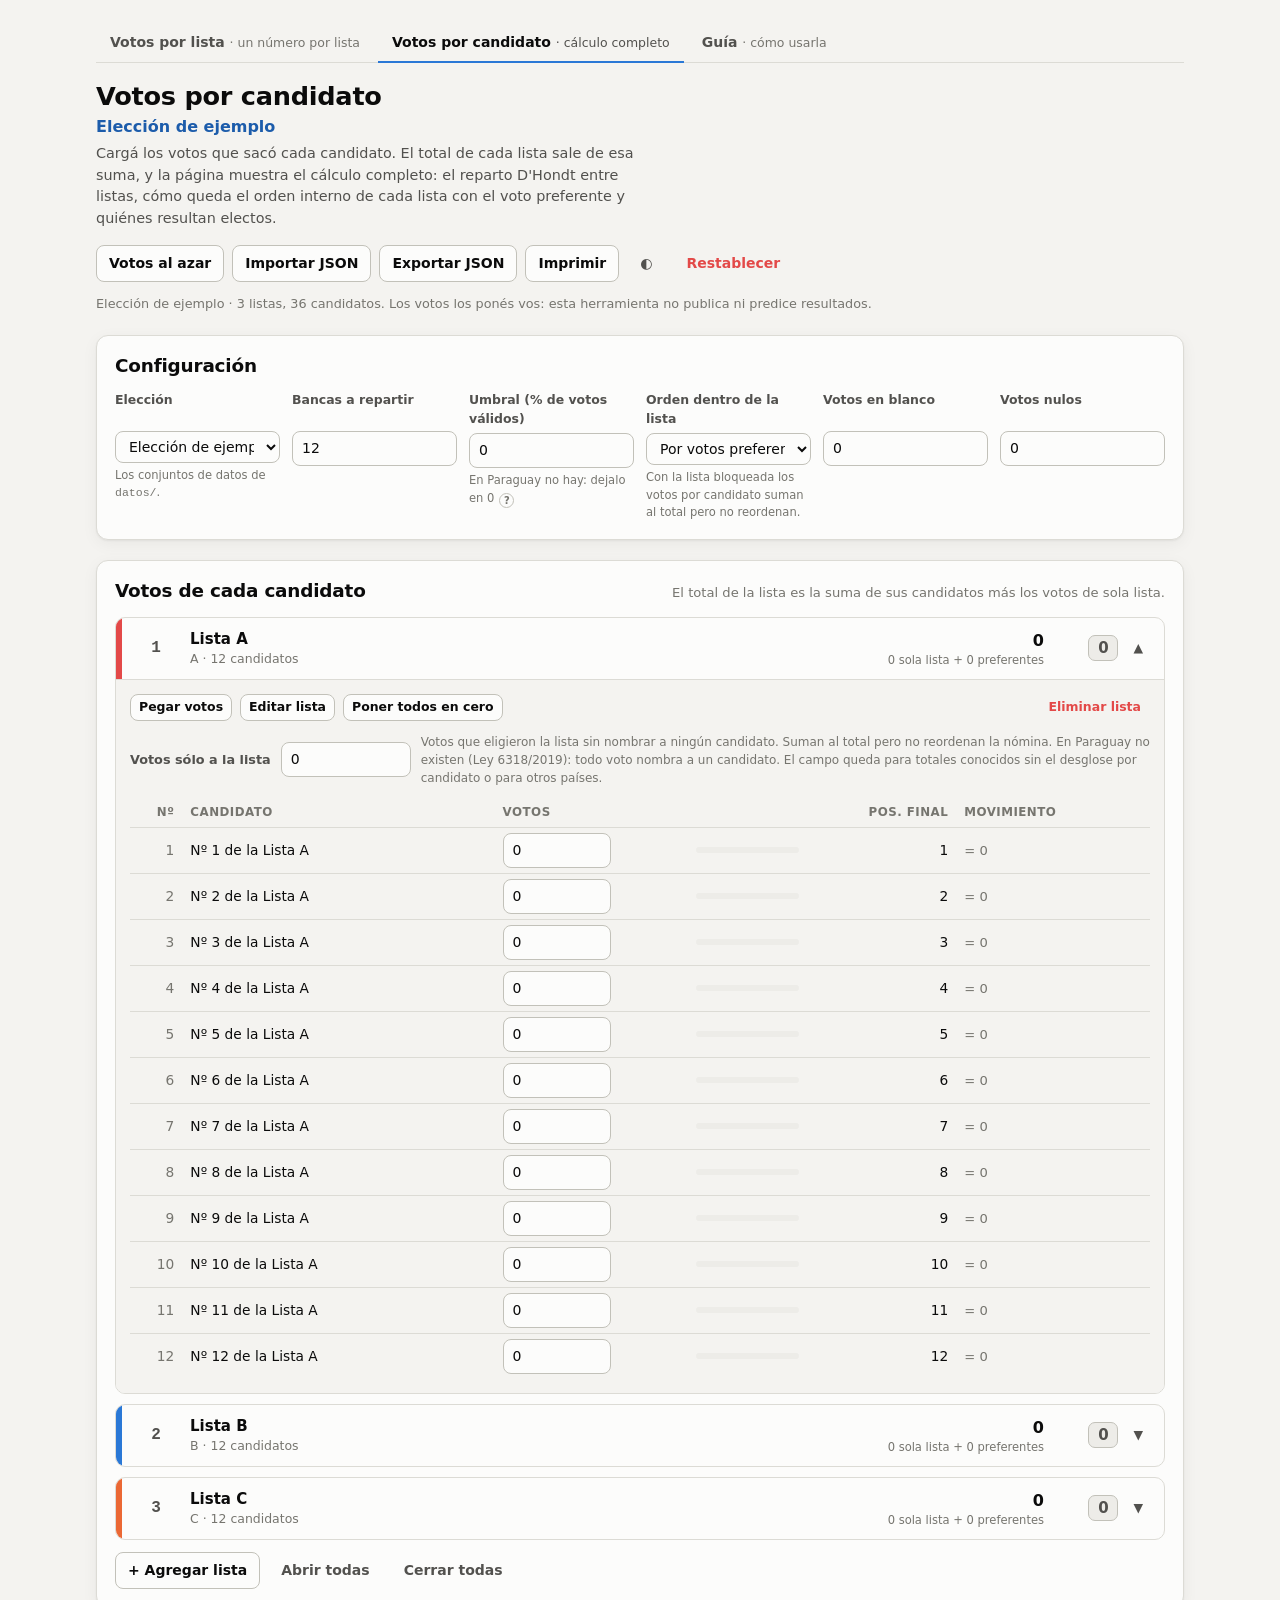
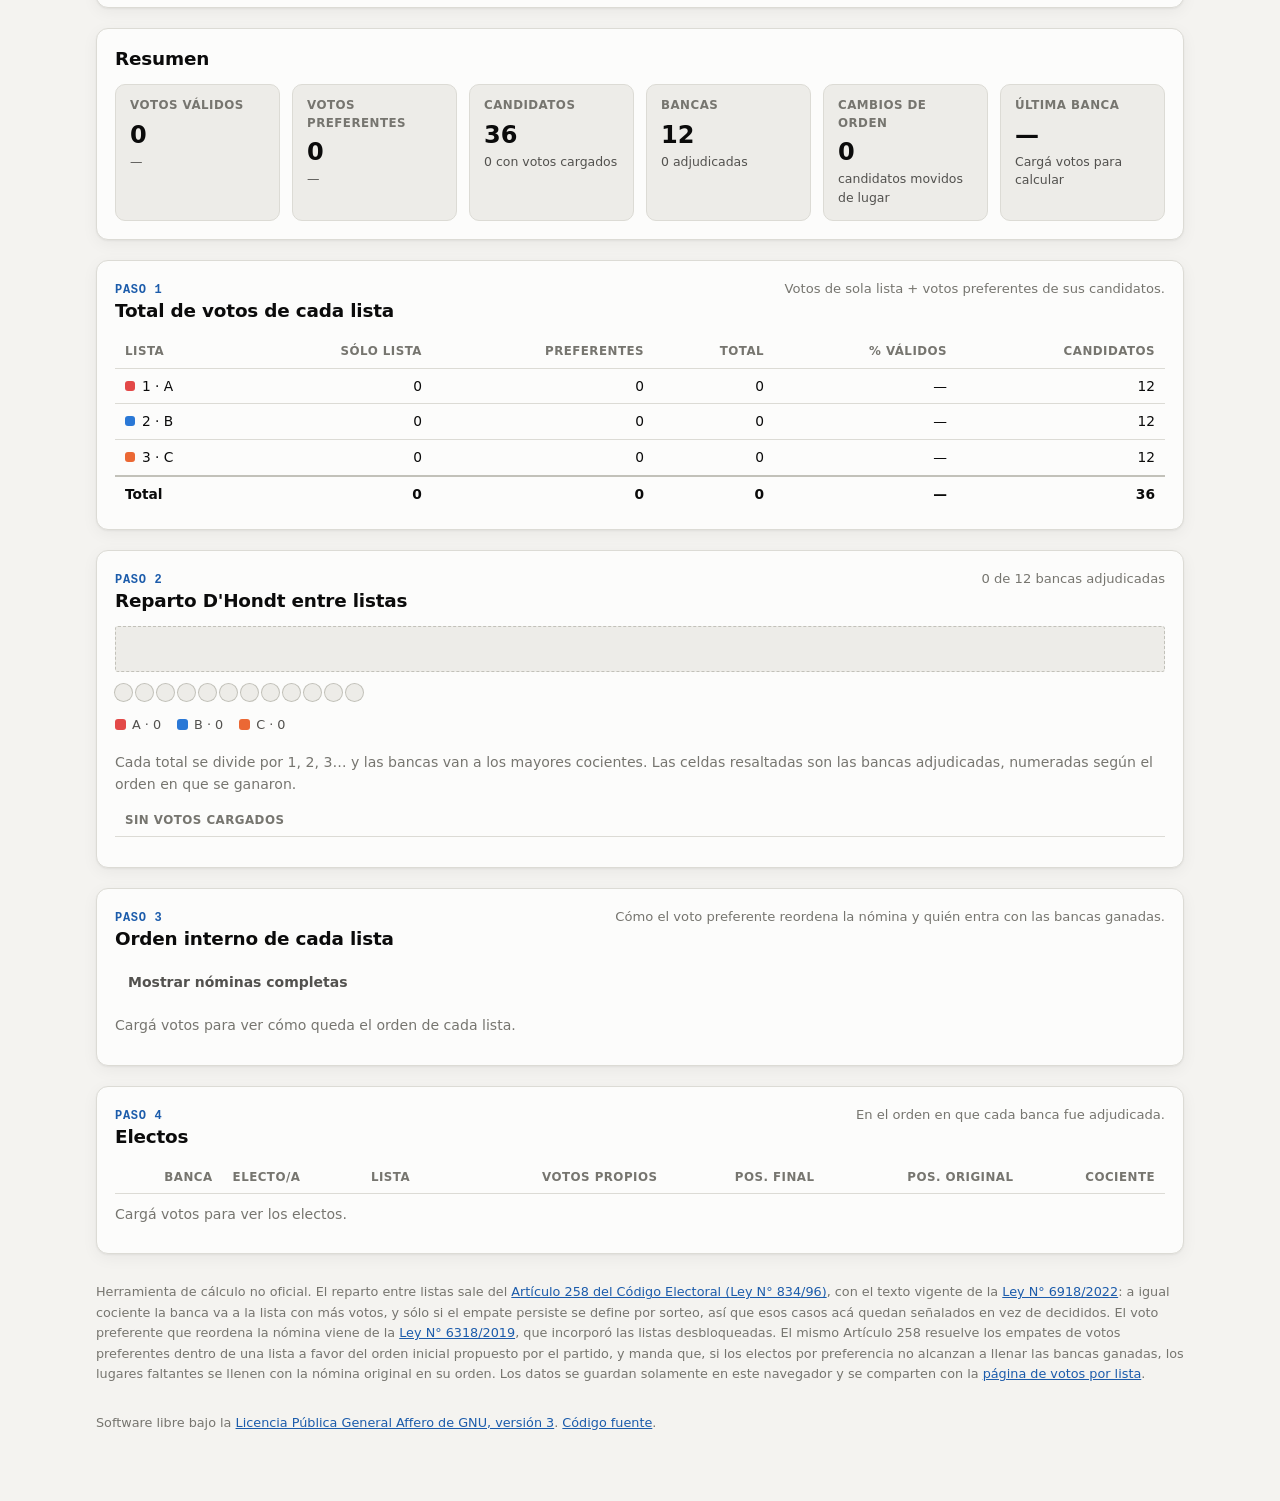
<file: candidatos.html>
<!doctype html>
<html lang="es-PY">
<head>
<meta charset="utf-8">
<meta name="viewport" content="width=device-width, initial-scale=1">
<title>Votos por candidato · Calculadora D'Hondt</title>
<meta name="description" content="Cargá los votos de cada candidato y mirá el cálculo completo: el total de cada lista, el reparto D'Hondt, cómo queda el orden interno de cada lista y quiénes resultan electos.">

<!-- Cloudflare Pages sirve lo mismo en <proyecto>.pages.dev; esto le dice
     a los buscadores cuál es la dirección buena. -->
<link rel="canonical" href="https://bancas.melizeche.com/candidatos.html">

<!-- Vista previa al compartir el enlace. Si el subdominio cambia, hay que
     cambiar og:url y og:image: los scrapers no ejecutan JavaScript y las
     URLs absolutas son lo único que leen con seguridad. -->
<meta property="og:type" content="website">
<meta property="og:site_name" content="Calculadora D'Hondt">
<meta property="og:locale" content="es_PY">
<meta property="og:title" content="Calculadora D'Hondt · votos por candidato">
<meta property="og:description" content="Cargá los votos de cada candidato y mirá el cálculo completo: totales, reparto D'Hondt, orden interno de cada lista y electos.">
<meta property="og:url" content="https://bancas.melizeche.com/candidatos.html">
<meta property="og:image" content="https://bancas.melizeche.com/og.png">
<meta property="og:image:width" content="1200">
<meta property="og:image:height" content="630">
<meta property="og:image:alt" content="Calculadora D'Hondt: reparto de bancas entre listas">
<meta name="twitter:card" content="summary_large_image">
<meta name="twitter:title" content="Calculadora D'Hondt · votos por candidato">
<meta name="twitter:description" content="Cargá los votos de cada candidato y mirá el cálculo completo: totales, reparto D'Hondt, orden interno de cada lista y electos.">
<meta name="twitter:image" content="https://bancas.melizeche.com/og.png">
<link rel="icon" href="favicon.svg" type="image/svg+xml">
<link rel="stylesheet" href="css/base.css">
<style>
.tabla-cand td, .tabla-cand th { padding: 5px 8px; }
.tabla-cand input.votos { width: 108px; }
.tabla-cand td.nombre { min-width: 200px; }
.mov { font-variant-numeric: tabular-nums; font-size: .82rem; }
.mov.sube { color: var(--good-ink); font-weight: 600; }
.mov.baja { color: var(--text-secondary); }
.mov.igual { color: var(--text-muted); }
.total-lista {
  font-variant-numeric: tabular-nums; font-weight: 650; font-size: 1rem;
  text-align: right; white-space: nowrap;
}
.total-lista .desglose {
  display: block; font-size: .72rem; font-weight: 400; color: var(--text-muted);
  white-space: normal; line-height: 1.3;   /* si no entra en una línea, que baje en vez de pisar la insignia */
}
.solo-lista { display: flex; flex-wrap: wrap; align-items: center; gap: 10px; margin-bottom: 12px; }
.solo-lista label { font-size: .8rem; font-weight: 600; color: var(--text-secondary); }
.solo-lista input { width: 130px; }
.solo-lista .note { font-size: .75rem; color: var(--text-muted); flex: 1 1 220px; }
.barra-pref { height: 6px; border-radius: 3px; background: var(--surface-2); overflow: hidden; min-width: 60px; }
.barra-pref > span { display: block; height: 100%; border-radius: 3px; }
.lista-head.cand-head { grid-template-columns: 6px 44px minmax(0,1fr) 190px 96px; }
@media (max-width: 720px) {
  .lista-head.cand-head {
    grid-template-columns: 6px 38px 1fr;
    grid-template-areas: "c n p" ". t t" ". b b";
  }
  .lista-head.cand-head .total-lista { grid-area: t; text-align: left; }
}
</style>
</head>
<body>
<div class="wrap">

<nav class="nav no-print">
  <a href="index.html">Votos por lista <span class="desc">un número por lista</span></a>
  <a href="candidatos.html" aria-current="page">Votos por candidato <span class="desc">cálculo completo</span></a>
  <a href="ayuda.html">Guía <span class="desc">cómo usarla</span></a>
</nav>

<div class="top">
  <div>
    <h1>Votos por candidato</h1>
    <p class="eleccion-actual" id="eleccion-actual"></p>
    <p class="sub">Cargá los votos que sacó cada candidato. El total de cada lista sale de esa suma, y la
      página muestra el cálculo completo: el reparto D'Hondt entre listas, cómo queda el orden interno de cada
      lista con el voto preferente y quiénes resultan electos.</p>
  </div>
  <div class="toolbar no-print">
    <button id="btn-azar">Votos al azar</button>
    <button id="btn-importar">Importar JSON</button>
    <button id="btn-exportar">Exportar JSON</button>
    <button id="btn-imprimir">Imprimir</button>
    <button id="btn-tema" class="ghost" title="Cambiar tema">◐</button>
    <button id="btn-reset" class="ghost danger">Restablecer</button>
  </div>
</div>

<div class="callout no-print" id="aviso-relleno" hidden>
  <strong>Hay nóminas con nombres de relleno.</strong>
  Alguna lista tiene candidatos genéricos («Candidato/a 1»…) que no corresponden a ninguna nómina oficial.
  Cambialos con «Pegar votos» o «Editar lista», o importá un JSON.
</div>

<p class="footer no-print" id="origen-datos" style="margin:-8px 0 20px"></p>

<section class="card no-print">
  <header>
    <h2>Configuración</h2>
  </header>
  <div class="config">
    <div class="field" id="campo-eleccion">
      <label for="cfg-eleccion">Elección</label>
      <select id="cfg-eleccion"></select>
      <div class="note">Los conjuntos de datos de <code>datos/</code>.</div>
    </div>
    <div class="field">
      <label for="cfg-bancas">Bancas a repartir</label>
      <input type="number" id="cfg-bancas" min="1" max="99" step="1">
    </div>
    <div class="field">
      <label for="cfg-umbral">Umbral (% de votos válidos)</label>
      <input type="number" id="cfg-umbral" min="0" max="20" step="0.1">
      <details class="ayuda">
        <summary>En Paraguay no hay: dejalo en 0</summary>
        <div>
          <p>El Artículo 258 reparte entre todas las listas que sacaron votos: no hay
            un mínimo que superar para entrar al reparto.</p>
          <p>Otros países que usan D'Hondt sí lo tienen: España pide 3 % de los votos
            válidos de la circunscripción, Argentina 3 % del padrón del distrito,
            Polonia 5 %. El campo está para probar qué pasaría acá con una barrera
            así. Subilo y mirá adónde van a parar las bancas de las listas que
            quedan afuera.</p>
        </div>
      </details>
    </div>
    <div class="field">
      <label for="cfg-modo">Orden dentro de la lista</label>
      <select id="cfg-modo">
        <option value="desbloqueada">Por votos preferentes</option>
        <option value="bloqueada">Por orden de la nómina</option>
      </select>
      <div class="note">Con la lista bloqueada los votos por candidato suman al total pero no reordenan.</div>
    </div>
    <div class="field">
      <label for="cfg-blancos">Votos en blanco</label>
      <input type="text" inputmode="numeric" enterkeyhint="done" autocomplete="off" class="votos" id="cfg-blancos">
    </div>
    <div class="field">
      <label for="cfg-nulos">Votos nulos</label>
      <input type="text" inputmode="numeric" enterkeyhint="done" autocomplete="off" class="votos" id="cfg-nulos">
    </div>
  </div>
</section>

<section class="card">
  <header>
    <h2>Votos de cada candidato</h2>
    <span class="hint">El total de la lista es la suma de sus candidatos más los votos de sola lista.</span>
  </header>
  <div class="listas" id="listas"></div>
  <div class="row no-print" style="margin-top:12px">
    <button id="btn-agregar">+ Agregar lista</button>
    <button id="btn-abrir-todo" class="ghost">Abrir todas</button>
    <button id="btn-cerrar-todo" class="ghost">Cerrar todas</button>
  </div>
</section>

<section class="card">
  <header><h2>Resumen</h2></header>
  <div class="stats" id="stats"></div>
</section>

<!-- ------------------------------------------------------------- paso 1 -->
<section class="card">
  <header>
    <div>
      <div class="paso">Paso 1</div>
      <h2>Total de votos de cada lista</h2>
    </div>
    <span class="hint">Votos de sola lista + votos preferentes de sus candidatos.</span>
  </header>
  <div class="table-scroll">
    <table id="tabla-totales">
      <thead>
        <tr>
          <th>Lista</th>
          <th class="num">Sólo lista</th>
          <th class="num">Preferentes</th>
          <th class="num">Total</th>
          <th class="num">% válidos</th>
          <th class="num">Candidatos</th>
        </tr>
      </thead>
      <tbody></tbody>
    </table>
  </div>
</section>

<!-- ------------------------------------------------------------- paso 2 -->
<section class="card">
  <header>
    <div>
      <div class="paso">Paso 2</div>
      <h2>Reparto D'Hondt entre listas</h2>
    </div>
    <span class="hint" id="reparto-hint"></span>
  </header>
  <div id="empates"></div>
  <div class="ribbon" id="ribbon" role="img" aria-label="Distribución de bancas por lista"></div>
  <div class="seats-grid" id="seats-grid" aria-hidden="true"></div>
  <div class="legend" id="legend"></div>
  <p class="empty" style="margin-top:8px">
    Cada total se divide por 1, 2, 3… y las bancas van a los mayores cocientes. Las celdas resaltadas son las
    bancas adjudicadas, numeradas según el orden en que se ganaron.
  </p>
  <div class="table-scroll">
    <table class="qtable" id="tabla-cocientes"><thead></thead><tbody></tbody></table>
  </div>
  <div class="row no-print" style="margin-top:12px">
    <button id="btn-mas-filas" class="ghost">Mostrar todos los divisores</button>
  </div>
</section>

<!-- ------------------------------------------------------------- paso 3 -->
<section class="card">
  <header>
    <div>
      <div class="paso">Paso 3</div>
      <h2>Orden interno de cada lista</h2>
    </div>
    <span class="hint">Cómo el voto preferente reordena la nómina y quién entra con las bancas ganadas.</span>
  </header>
  <div class="row no-print" style="margin-bottom:4px">
    <button id="btn-nominas" class="ghost">Mostrar nóminas completas</button>
  </div>
  <div id="reordenamiento"></div>
</section>

<!-- ------------------------------------------------------------- paso 4 -->
<section class="card">
  <header>
    <div>
      <div class="paso">Paso 4</div>
      <h2>Electos</h2>
    </div>
    <span class="hint">En el orden en que cada banca fue adjudicada.</span>
  </header>
  <div class="table-scroll">
    <table id="tabla-electos">
      <thead>
        <tr>
          <th class="num">Banca</th>
          <th class="nombre">Electo/a</th>
          <th>Lista</th>
          <th class="num">Votos propios</th>
          <th class="num">Pos. final</th>
          <th class="num">Pos. original</th>
          <th class="num">Cociente</th>
        </tr>
      </thead>
      <tbody></tbody>
    </table>
  </div>
</section>

<p class="footer">
  Herramienta de cálculo no oficial. El reparto entre listas sale del
  <a href="https://www.bacn.gov.py/leyes-paraguayas/2346/ley-n-834-establece-el-codigo-electoral-paraguayo"
     target="_blank" rel="noopener">Artículo 258 del Código Electoral (Ley N° 834/96)</a>,
  con el texto vigente de la
  <a href="https://www.bacn.gov.py/leyes-paraguayas/10452/ley-n-6918-modifica-los-articulos-170-246-247-248-y-258-de-la-ley-n-8341996-que-establece-el-codigo-electoral-paraguayo-y-sus-modificatorias-leyes-ns-31662007-y-63182019"
     target="_blank" rel="noopener">Ley N° 6918/2022</a>:
  a igual cociente la banca va a la lista con más votos, y sólo si el empate persiste se define por sorteo, así
  que esos casos acá quedan señalados en vez de decididos. El voto preferente que reordena la nómina viene de la
  <a href="https://www.bacn.gov.py/leyes-paraguayas/8850/[base64]"
     target="_blank" rel="noopener">Ley N° 6318/2019</a>, que incorporó las listas desbloqueadas.
  El mismo Artículo 258 resuelve los empates de votos preferentes dentro de una lista a favor del orden inicial
  propuesto por el partido, y manda que, si los electos por preferencia no alcanzan a llenar las bancas
  ganadas, los lugares faltantes se llenen con la nómina original en su orden.
  Los datos se guardan solamente en este navegador y se comparten con la
  <a href="index.html">página de votos por lista</a>.
</p>

<!-- El enlace al código no es decorativo: la AGPL pide que quien usa el
     programa por la red pueda conseguir su fuente, y para una página web eso
     se cumple con un enlace a la vista (ver la sección 13 de la licencia). -->
<p class="footer">
  Software libre bajo la
  <a href="https://www.gnu.org/licenses/agpl-3.0.html" target="_blank" rel="noopener">Licencia Pública General Affero de GNU, versión 3</a>.
  <a href="https://github.com/melizeche/DHondt" target="_blank" rel="noopener">Código fuente</a>.
</p>

</div>

<dialog id="dlg-pegar">
  <form method="dialog">
    <div class="dlg-body">
      <h3 id="dp-titulo" style="margin-bottom:6px">Pegar votos</h3>
      <p style="color:var(--text-muted); font-size:.82rem; margin-bottom:12px">
        Una línea por candidato, en el orden de la nómina. Acepta <code>Nombre</code>,
        <code>Nombre &lt;tab&gt; votos</code>, <code>Nombre; votos</code> o <code>Nombre, votos</code>.
        Si la línea sólo trae un número, se le asigna al candidato que ya está en esa posición.
      </p>
      <textarea id="dp-texto" rows="14" spellcheck="false"
        placeholder="Ana Rojas	4120&#10;Bruno Díaz	3980&#10;Carla Meza	2510"></textarea>
    </div>
    <div class="dlg-foot">
      <button value="cancel" class="ghost">Cancelar</button>
      <button value="ok" class="primary">Cargar</button>
    </div>
  </form>
</dialog>

<dialog id="dlg-lista">
  <form method="dialog">
    <div class="dlg-body">
      <h3 style="margin-bottom:14px">Editar lista</h3>
      <div class="config">
        <div class="field">
          <label for="dl-num">Número de lista</label>
          <input type="number" id="dl-num" min="0" step="1">
        </div>
        <div class="field" style="grid-column: span 2">
          <label for="dl-partido">Partido / movimiento / alianza</label>
          <input type="text" id="dl-partido">
        </div>
        <div class="field">
          <label for="dl-sigla">Sigla</label>
          <input type="text" id="dl-sigla" maxlength="14">
        </div>
      </div>
      <div class="field" style="margin-top:12px">
        <label>Color</label>
        <div class="swatches" id="dl-colores"></div>
      </div>
    </div>
    <div class="dlg-foot">
      <button value="cancel" class="ghost">Cancelar</button>
      <button value="ok" class="primary">Guardar</button>
    </div>
  </form>
</dialog>

<input type="file" id="file-input" accept="application/json,.json" hidden>

<script src="js/core.js"></script>
<script>
"use strict";

estado = cargarEstado();
// En esta página manda la carga por candidato, así que el total de cada lista
// se recalcula a partir de lo que ya haya guardado la otra página.
estado.listas.forEach(recalcularTotal);

// Esta página trata justamente del voto preferente, así que arranca en ese
// modo mientras no haya ningún voto por candidato cargado. Si ya hay votos, se
// respeta lo que el usuario haya elegido: la decisión es suya, no nuestra.
if (estado.modo !== "desbloqueada") {
  const hayPreferentes = estado.listas.some(function (l) { return sumaPreferentes(l) > 0; });
  if (!hayPreferentes) {
    estado.modo = "desbloqueada";
    guardar();
  }
}

/* En la primera visita se abre la primera lista, así la página llega con
 * campos donde cargar votos en vez de nueve filas cerradas. Sólo en la
 * primera: si el estado viene del navegador, manda lo que el usuario dejó
 * (incluido haber cerrado todas). */
function abrirPrimeraLista() {
  if (estado.listas.length) estado.listas[0].abierta = true;
}
if (!estadoRestaurado) abrirPrimeraLista();

let verTodosLosDivisores = false;
let verNominasCompletas = false;

/* ============================================================== render */
function render() {
  const res = calcularDHondt(estado.listas, estado.bancas, estado.umbral);
  renderConfig();
  renderProcedencia();
  renderListas(res);
  renderStats(res);
  renderTotales(res);
  renderReparto(res);
  renderCocientes(res);
  renderReordenamiento(res);
  renderElectos(res);
}

function renderConfig() {
  document.getElementById("cfg-bancas").value = estado.bancas;
  document.getElementById("cfg-umbral").value = estado.umbral;
  document.getElementById("cfg-modo").value = estado.modo;
  document.getElementById("cfg-blancos").value = n(estado.blancos);
  document.getElementById("cfg-nulos").value = n(estado.nulos);
}

/* -------------------------------------------------- carga por candidato */
function renderListas(res) {
  const cont = document.getElementById("listas");
  cont.textContent = "";

  if (!estado.listas.length) {
    cont.appendChild(el("p", { class: "empty", text: "No hay listas cargadas. Agregá al menos una." }));
    return;
  }

  estado.listas.forEach(function (lista) {
    const gan = res.ganadas.get(lista.id) || 0;
    const pref = sumaPreferentes(lista);

    const cabecera = el("div", { class: "lista-head cand-head" }, [
      el("div", { class: "lista-color", style: "background:" + colorDe(lista) }),
      el("div", { class: "lista-num", text: String(lista.numero) }),
      el("div", { class: "lista-nombre" }, [
        el("div", { class: "p", text: lista.partido }),
        el("div", { class: "s", text: lista.sigla + " · " + nCandidatos(lista.candidatos.length) }),
      ]),
      el("div", { class: "total-lista" }, [
        document.createTextNode(n(lista.votos)),
        el("span", { class: "desglose", text: n(lista.soloLista) + " sola lista + " + n(pref) + " preferentes" }),
      ]),
      el("div", { class: "lista-bancas" }, [
        el("span", { class: "bancas-badge" + (gan > 0 ? " win" : ""), text: String(gan), title: nBancas(gan) }),
        el("button", {
          class: "ghost tiny no-print",
          text: lista.abierta ? "▲" : "▼",
          "aria-expanded": lista.abierta ? "true" : "false",
          "aria-label": (lista.abierta ? "Ocultar" : "Cargar") + " votos de " + lista.sigla,
          onclick: function () { lista.abierta = !lista.abierta; guardar(); render(); },
        }),
      ]),
    ]);

    const nodo = el("div", { class: "lista" + (gan > 0 ? " electa" : "") }, [cabecera]);
    if (lista.abierta) nodo.appendChild(cuerpoCarga(lista, gan));
    cont.appendChild(nodo);
  });
}

function cuerpoCarga(lista, gan) {
  const filas = detalleOrden(lista, estado.modo, gan);
  const maxPref = filas.reduce(function (m, f) { return Math.max(m, f.pref); }, 0);

  const barra = el("div", { class: "cand-toolbar no-print" }, [
    el("button", { class: "tiny", text: "Pegar votos", onclick: function () { abrirDialogoPegar(lista); } }),
    el("button", { class: "tiny", text: "Editar lista", onclick: function () { abrirDialogoLista(lista); } }),
    el("button", {
      class: "tiny", text: "Poner todos en cero",
      onclick: function () {
        lista.candidatos.forEach(function (c) { c.pref = 0; });
        recalcularTotal(lista);
        guardar(); render();
      },
    }),
    el("span", { class: "grow" }),
    el("button", {
      class: "tiny ghost danger", text: "Eliminar lista",
      onclick: function () {
        if (!confirm("¿Eliminar la lista " + lista.numero + " – " + lista.sigla + "?")) return;
        estado.listas = estado.listas.filter(function (x) { return x.id !== lista.id; });
        guardar(); render();
      },
    }),
  ]);

  const soloLista = el("div", { class: "solo-lista no-print" }, [
    el("label", { for: "solo-" + lista.id, text: "Votos sólo a la lista" }),
    campoDeVotos({
      id: "solo-" + lista.id, value: lista.soloLista,
    }, function (votos) {
      lista.soloLista = votos;
      recalcularTotal(lista);
      guardar();
      renderTrasVotos();
    }),
    el("span", { class: "note", text: "Votos que eligieron la lista sin nombrar a ningún candidato. Suman al total pero no reordenan la nómina. En Paraguay no existen (Ley 6318/2019): todo voto nombra a un candidato. El campo queda para totales conocidos sin el desglose por candidato o para otros países." }),
  ]);

  // Tabla de carga: una fila por candidato, en el orden original de la nómina
  // para que los campos no salten de lugar mientras se escribe.
  const cuerpo = el("tbody");
  lista.candidatos.forEach(function (c, i) {
    const f = filas.find(function (x) { return x.posOriginal === i + 1; });
    cuerpo.appendChild(el("tr", { class: f.electo ? "electo" : "" }, [
      el("td", { class: "num", style: "color:var(--text-muted)", text: String(i + 1) }),
      el("td", { class: "nombre", text: c.nombre }),
      el("td", null, [
        campoDeVotos({
          value: c.pref,
          "aria-label": "Votos de " + c.nombre,
        }, function (pref) {
          c.pref = pref;
          recalcularTotal(lista);
          guardar();
          renderTrasVotos();
        }),
      ]),
      el("td", null, [
        el("div", { class: "barra-pref", title: pct(c.pref, maxPref) }, [
          el("span", { style: "width:" + (maxPref > 0 ? (c.pref / maxPref) * 100 : 0) + "%; background:" + colorDe(lista) }),
        ]),
      ]),
      el("td", { class: "num", text: estado.modo === "desbloqueada" ? String(f.posFinal) : "—" }),
      el("td", null, [nodoMovimiento(f)]),
      el("td", { class: "tag-electo", text: f.electo ? "Electo" : "" }),
    ]));
  });

  const tabla = el("table", { class: "tabla-cand" }, [
    el("thead", null, [
      el("tr", null, [
        el("th", { class: "num", text: "Nº" }),
        el("th", { class: "nombre", text: "Candidato" }),
        el("th", { text: "Votos" }),
        el("th", { text: "" }),
        el("th", { class: "num", text: "Pos. final" }),
        el("th", { text: "Movimiento" }),
        el("th", { text: "" }),
      ]),
    ]),
    cuerpo,
  ]);

  return el("div", { class: "lista-body" }, [
    barra,
    soloLista,
    el("div", { class: "table-scroll" }, [tabla]),
  ]);
}

function nodoMovimiento(f) {
  if (estado.modo !== "desbloqueada") return el("span", { class: "mov igual", text: "—" });
  if (f.movimiento > 0) return el("span", { class: "mov sube", text: "▲ " + f.movimiento });
  if (f.movimiento < 0) return el("span", { class: "mov baja", text: "▼ " + (-f.movimiento) });
  return el("span", { class: "mov igual", text: "= 0" });
}

/* ---------------------------------------------------------------- stats */
function renderStats(res) {
  const cont = document.getElementById("stats");
  cont.textContent = "";

  const emitidos = res.votosValidos + estado.blancos + estado.nulos;
  const totalPref = estado.listas.reduce(function (s, l) { return s + sumaPreferentes(l); }, 0);
  const candidatos = estado.listas.reduce(function (s, l) { return s + l.candidatos.length; }, 0);
  const conVotos = estado.listas.reduce(function (s, l) {
    return s + l.candidatos.filter(function (c) { return c.pref > 0; }).length;
  }, 0);

  let movidos = 0;
  if (estado.modo === "desbloqueada") {
    estado.listas.forEach(function (l) {
      detalleOrden(l, estado.modo, res.ganadas.get(l.id) || 0).forEach(function (f) {
        if (f.movimiento !== 0) movidos++;
      });
    });
  }

  [
    { k: "Votos válidos", v: n(res.votosValidos), d: emitidos > 0 ? pct(res.votosValidos, emitidos) + " de los emitidos" : "—" },
    { k: "Votos preferentes", v: n(totalPref), d: res.votosValidos > 0 ? pct(totalPref, res.votosValidos) + " de los válidos" : "—" },
    { k: "Candidatos", v: String(candidatos), d: conVotos + " con votos cargados" },
    { k: "Bancas", v: String(estado.bancas), d: res.rondas.length + " adjudicadas" },
    { k: "Cambios de orden", v: estado.modo === "desbloqueada" ? String(movidos) : "—",
      d: estado.modo === "desbloqueada" ? "candidatos movidos de lugar" : "lista bloqueada: no reordena" },
    { k: "Última banca", v: res.ultima ? fmtCociente.format(res.ultima.cociente) : "—",
      d: res.ultima ? "Cociente que entró (ronda " + res.ultima.ronda + ")" : "Cargá votos para calcular" },
  ].forEach(function (t) {
    cont.appendChild(el("div", { class: "stat" }, [
      el("div", { class: "k", text: t.k }),
      el("div", { class: "v", text: t.v }),
      el("div", { class: "d", text: t.d }),
    ]));
  });
}

/* --------------------------------------------------------------- paso 1 */
function renderTotales(res) {
  const tbody = document.querySelector("#tabla-totales tbody");
  tbody.textContent = "";

  estado.listas.forEach(function (l) {
    const pref = sumaPreferentes(l);
    tbody.appendChild(el("tr", null, [
      el("td", null, [
        el("span", { class: "chip", style: "background:" + colorDe(l) }),
        document.createTextNode(l.numero + " · " + l.sigla),
      ]),
      el("td", { class: "num", text: n(l.soloLista) }),
      el("td", { class: "num", text: n(pref) }),
      el("td", { class: "num", text: n(l.votos) }),
      el("td", { class: "num", text: pct(l.votos, res.votosValidos) }),
      el("td", { class: "num", text: String(l.candidatos.length) }),
    ]));
  });

  const soloTotal = estado.listas.reduce(function (s, l) { return s + l.soloLista; }, 0);
  const prefTotal = estado.listas.reduce(function (s, l) { return s + sumaPreferentes(l); }, 0);
  tbody.appendChild(el("tr", { class: "total" }, [
    el("td", { text: "Total" }),
    el("td", { class: "num", text: n(soloTotal) }),
    el("td", { class: "num", text: n(prefTotal) }),
    el("td", { class: "num", text: n(res.votosValidos) }),
    el("td", { class: "num", text: res.votosValidos > 0 ? "100,0 %" : "—" }),
    el("td", { class: "num", text: String(estado.listas.reduce(function (s, l) { return s + l.candidatos.length; }, 0)) }),
  ]));
}

/* --------------------------------------------------------------- paso 2 */
function renderReparto(res) {
  document.getElementById("reparto-hint").textContent =
    res.rondas.length + " de " + estado.bancas + " bancas adjudicadas";

  const avisos = document.getElementById("empates");
  avisos.textContent = "";
  res.empates.forEach(function (e) {
    avisos.appendChild(el("div", { class: "callout" }, [
      el("strong", { text: "Empate en la banca " + e.ronda + ". " }),
      document.createTextNode(
        e.listas.map(function (l) { return l.sigla; }).join(", ") +
        " comparten el cociente " + fmtCociente.format(e.cociente) + " y la misma cantidad de votos, " +
        "con " + nBancas(e.enDisputa) + " en disputa. El Artículo 258 del Código Electoral manda que, a igual " +
        "cociente, la banca vaya a la lista con más votos; como acá también empatan en votos, se define por " +
        "sorteo. La banca se muestra adjudicada a la primera por orden de lista, pero esa parte no la decide " +
        "el cálculo."),
    ]));
  });

  // En orden de lista, no por tamaño: así los colores vecinos son siempre los
  // mismos y conservan la separación cromática validada.
  const conBanca = estado.listas.filter(function (l) { return (res.ganadas.get(l.id) || 0) > 0; });
  const totalAdj = res.rondas.length;

  const ribbon = document.getElementById("ribbon");
  ribbon.textContent = "";
  if (!totalAdj) {
    ribbon.appendChild(el("div", { class: "ribbon-seg", style: "flex:1; background:var(--surface-2); border:1px dashed var(--border-strong)" }));
    ribbon.setAttribute("aria-label", "Sin bancas adjudicadas todavía");
  } else {
    conBanca.forEach(function (l) {
      const b = res.ganadas.get(l.id);
      ribbon.appendChild(el("div", {
        class: "ribbon-seg",
        style: "flex:" + b + " 1 0; background:" + colorDe(l),
        title: l.sigla + ": " + nBancas(b),
      }, [el("span", { text: b / totalAdj >= 0.09 ? l.sigla + " " + b : String(b) })]));
    });
    ribbon.setAttribute("aria-label", "Distribución: " +
      conBanca.map(function (l) { return l.sigla + " " + res.ganadas.get(l.id); }).join(", "));
  }

  const grid = document.getElementById("seats-grid");
  grid.textContent = "";
  conBanca.forEach(function (l) {
    for (let i = 0; i < res.ganadas.get(l.id); i++) {
      grid.appendChild(el("div", { class: "seat-dot", style: "background:" + colorDe(l) }));
    }
  });
  for (let i = 0; i < estado.bancas - totalAdj; i++) {
    grid.appendChild(el("div", { class: "seat-dot", style: "background:var(--surface-2); box-shadow:0 0 0 1px var(--border-strong)" }));
  }

  const leyenda = document.getElementById("legend");
  leyenda.textContent = "";
  estado.listas.forEach(function (l) {
    leyenda.appendChild(el("span", { class: "item" }, [
      el("span", { class: "chip", style: "background:" + colorDe(l) }),
      el("span", { text: l.sigla + " · " + (res.ganadas.get(l.id) || 0) }),
    ]));
  });
}

function renderCocientes(res) {
  const thead = document.querySelector("#tabla-cocientes thead");
  const tbody = document.querySelector("#tabla-cocientes tbody");
  thead.textContent = "";
  tbody.textContent = "";

  const listas = estado.listas.filter(function (l) { return l.votos > 0; });
  const btn = document.getElementById("btn-mas-filas");

  if (!listas.length) {
    thead.appendChild(el("tr", null, [el("th", { text: "Sin votos cargados" })]));
    btn.hidden = true;
    return;
  }

  let maxGanadas = 0;
  listas.forEach(function (l) { maxGanadas = Math.max(maxGanadas, res.ganadas.get(l.id) || 0); });
  const filas = verTodosLosDivisores ? estado.bancas : Math.min(estado.bancas, maxGanadas + 2);
  btn.hidden = estado.bancas <= maxGanadas + 2;
  btn.textContent = verTodosLosDivisores ? "Mostrar solo los divisores relevantes" : "Mostrar todos los divisores";

  const ganadorPorClave = new Map();
  res.rondas.forEach(function (r) { ganadorPorClave.set(r.listaId + ":" + r.divisor, r.ronda); });

  const filaEnc = el("tr", null, [el("th", { class: "div", text: "÷" })]);
  listas.forEach(function (l) {
    filaEnc.appendChild(el("th", { class: "num" }, [
      el("span", { class: "chip", style: "background:" + colorDe(l) }),
      document.createTextNode(l.sigla),
    ]));
  });
  thead.appendChild(filaEnc);

  for (let d = 1; d <= filas; d++) {
    const tr = el("tr", null, [el("th", { class: "div", scope: "row", text: String(d) })]);
    listas.forEach(function (l) {
      const ronda = ganadorPorClave.get(l.id + ":" + d);
      const celda = el("td", { class: "num" + (ronda ? " hit" : "") }, [
        document.createTextNode(fmtCociente.format(l.votos / d)),
        ronda ? el("span", { class: "r", text: "#" + ronda }) : null,
      ]);
      if (ronda) celda.title = "Banca " + ronda + " para " + l.sigla;
      tr.appendChild(celda);
    });
    tbody.appendChild(tr);
  }
}

/* --------------------------------------------------------------- paso 3 */
function renderReordenamiento(res) {
  const cont = document.getElementById("reordenamiento");
  cont.textContent = "";

  if (estado.modo !== "desbloqueada") {
    cont.appendChild(el("div", { class: "callout" }, [
      el("strong", { text: "La lista está cerrada y bloqueada. " }),
      document.createTextNode(
        "Los votos por candidato suman al total de la lista, pero el orden interno no se recalcula: las bancas " +
        "van a los primeros de la nómina. Cambiá «Orden dentro de la lista» a «Por votos preferentes» para ver " +
        "el reordenamiento."),
    ]));
  }

  const conVotos = estado.listas.filter(function (l) { return l.votos > 0; });
  if (!conVotos.length) {
    cont.appendChild(el("p", { class: "empty", text: "Cargá votos para ver cómo queda el orden de cada lista." }));
    return;
  }

  conVotos.forEach(function (lista) {
    const gan = res.ganadas.get(lista.id) || 0;
    const filas = detalleOrden(lista, estado.modo, gan);
    const pref = sumaPreferentes(lista);

    // En la vista compacta se muestran los que entran más los tres siguientes,
    // que son los que definirían la banca próxima; el resto queda a un clic.
    const aMostrar = verNominasCompletas ? filas.length : Math.min(filas.length, Math.max(gan + 3, 3));

    const tbody = el("tbody");
    filas.slice(0, aMostrar).forEach(function (f) {
      tbody.appendChild(el("tr", { class: f.electo ? "electo" : "" }, [
        el("td", { class: "num", text: String(f.posFinal) }),
        el("td", { class: "nombre", text: f.nombre }),
        el("td", { class: "num", text: n(f.pref) }),
        el("td", { class: "num", text: pref > 0 ? pct(f.pref, pref) : "—" }),
        el("td", { class: "num", style: "color:var(--text-muted)", text: String(f.posOriginal) }),
        el("td", null, [nodoMovimiento(f)]),
        el("td", { class: "tag-electo", text: f.electo ? "Electo" : "" }),
      ]));
    });
    if (aMostrar < filas.length) {
      tbody.appendChild(el("tr", null, [
        el("td", { colspan: "7", class: "empty",
          text: "…y " + nCandidatos(filas.length - aMostrar) + " más sin banca." }),
      ]));
    }

    const encabezado = el("div", { class: "row", style: "margin:18px 0 8px" }, [
      el("span", { class: "chip", style: "width:12px;height:12px;border-radius:3px;display:inline-block;background:" + colorDe(lista) }),
      el("strong", { text: lista.numero + " · " + lista.partido }),
      el("span", { style: "color:var(--text-muted); font-size:.85rem",
        text: gan > 0
          ? nBancas(gan) + ": " + (gan === 1 ? "entra el primero" : "entran los " + gan + " primeros")
          : "sin bancas" }),
    ]);

    cont.appendChild(encabezado);
    if (gan > lista.candidatos.length) {
      cont.appendChild(el("div", { class: "callout" }, [
        el("strong", { text: "Faltan candidatos. " }),
        document.createTextNode("La lista ganó " + gan + " bancas pero su nómina tiene " +
          lista.candidatos.length + ". Cargá el resto de la nómina para completar el cálculo."),
      ]));
    }
    cont.appendChild(el("div", { class: "table-scroll" }, [
      el("table", null, [
        el("thead", null, [
          el("tr", null, [
            el("th", { class: "num", text: "Pos. final" }),
            el("th", { class: "nombre", text: "Candidato" }),
            el("th", { class: "num", text: "Votos" }),
            el("th", { class: "num", text: "% de la lista" }),
            el("th", { class: "num", text: "Pos. original" }),
            el("th", { text: "Movimiento" }),
            el("th", { text: "" }),
          ]),
        ]),
        tbody,
      ]),
    ]));
  });
}

/* --------------------------------------------------------------- paso 4 */
function renderElectos(res) {
  const tbody = document.querySelector("#tabla-electos tbody");
  tbody.textContent = "";

  if (!res.rondas.length) {
    tbody.appendChild(el("tr", null, [
      el("td", { colspan: "7", class: "empty", text: "Cargá votos para ver los electos." }),
    ]));
    return;
  }

  const porLista = new Map();
  res.rondas.forEach(function (r) {
    const lista = estado.listas.find(function (l) { return l.id === r.listaId; });
    if (!lista) return;
    if (!porLista.has(lista.id)) {
      porLista.set(lista.id, { filas: detalleOrden(lista, estado.modo, res.ganadas.get(lista.id) || 0), usados: 0 });
    }
    const info = porLista.get(lista.id);
    const f = info.filas[info.usados];
    info.usados++;

    tbody.appendChild(el("tr", null, [
      el("td", { class: "num", text: String(r.ronda) }),
      el("td", { class: "nombre", text: f ? f.nombre : "(sin candidato en la nómina)" }),
      el("td", null, [
        el("span", { class: "chip", style: "background:" + colorDe(lista) }),
        document.createTextNode(lista.numero + " · " + lista.sigla),
      ]),
      el("td", { class: "num", text: f ? n(f.pref) : "—" }),
      el("td", { class: "num", text: String(info.usados) }),
      el("td", { class: "num", style: "color:var(--text-muted)", text: f ? String(f.posOriginal) : "—" }),
      el("td", { class: "num", text: fmtCociente.format(r.cociente) }),
    ]));
  });
}

/* Vuelve a dibujar todo salvo los campos de carga, para no perder el foco
   mientras se escriben los votos. */
function renderTrasVotos() {
  const activo = document.activeElement;
  const res = calcularDHondt(estado.listas, estado.bancas, estado.umbral);
  renderStats(res);
  renderTotales(res);
  renderReparto(res);
  renderCocientes(res);
  renderReordenamiento(res);
  renderElectos(res);
  actualizarCabecerasListas(res);
  if (activo && document.contains(activo)) activo.focus();
}

function actualizarCabecerasListas(res) {
  const nodos = document.querySelectorAll("#listas .lista");
  estado.listas.forEach(function (lista, i) {
    const nodo = nodos[i];
    if (!nodo) return;
    const gan = res.ganadas.get(lista.id) || 0;

    const badge = nodo.querySelector(".bancas-badge");
    if (badge) {
      badge.textContent = String(gan);
      badge.className = "bancas-badge" + (gan > 0 ? " win" : "");
    }
    const total = nodo.querySelector(".total-lista");
    if (total) {
      total.textContent = n(lista.votos);
      total.appendChild(el("span", {
        class: "desglose",
        text: n(lista.soloLista) + " sola lista + " + n(sumaPreferentes(lista)) + " preferentes",
      }));
    }
    nodo.className = "lista" + (gan > 0 ? " electa" : "");

    // Las marcas de electo y la posición final dependen del total, así que se
    // actualizan sin tocar los inputs (que conservan el foco y el cursor).
    if (lista.abierta) {
      const filas = detalleOrden(lista, estado.modo, gan);
      const trs = nodo.querySelectorAll(".tabla-cand tbody tr");
      const maxPref = filas.reduce(function (m, f) { return Math.max(m, f.pref); }, 0);
      lista.candidatos.forEach(function (c, j) {
        const tr = trs[j];
        if (!tr) return;
        const f = filas.find(function (x) { return x.posOriginal === j + 1; });
        tr.className = f.electo ? "electo" : "";
        const celdas = tr.querySelectorAll("td");
        const relleno = celdas[3].querySelector(".barra-pref > span");
        if (relleno) relleno.style.width = (maxPref > 0 ? (c.pref / maxPref) * 100 : 0) + "%";
        celdas[4].textContent = estado.modo === "desbloqueada" ? String(f.posFinal) : "—";
        celdas[5].textContent = "";
        celdas[5].appendChild(nodoMovimiento(f));
        celdas[6].textContent = f.electo ? "Electo" : "";
      });
    }
  });
}

/* ============================================================== diálogos */
function abrirDialogoPegar(lista) {
  listaEnEdicion = lista;
  document.getElementById("dp-titulo").textContent = "Pegar votos · " + lista.numero + " · " + lista.partido;
  document.getElementById("dp-texto").value = lista.candidatos.map(function (c) {
    return c.pref > 0 ? c.nombre + "\t" + c.pref : c.nombre;
  }).join("\n");
  document.getElementById("dlg-pegar").showModal();
}

/* «Nombre<tab>1.234», «Nombre; 1234», «Nombre, 1234», «Nombre» o «1234». El
 * número va siempre al final; los puntos y espacios de miles se descartan. */
function parsearLinea(linea) {
  const m = linea.match(/^(.*?)[\t;,|]?\s*([\d][\d.\s]*)$/);
  if (!m) return { nombre: linea.trim(), votos: null };
  const nombre = m[1].trim();
  const votos = clampInt(m[2].replace(/[^\d]/g, ""), 0, 1e12, 0);
  return { nombre: nombre, votos: votos };
}

document.getElementById("dlg-pegar").addEventListener("close", function (e) {
  if (e.target.returnValue === "ok" && listaEnEdicion) {
    const lineas = document.getElementById("dp-texto").value
      .split("\n").map(function (s) { return s.trim(); })
      .filter(function (s) { return s !== ""; });

    if (lineas.length) {
      const previos = listaEnEdicion.candidatos;
      listaEnEdicion.candidatos = lineas.map(function (linea, i) {
        const p = parsearLinea(linea);
        // línea sólo con número: conserva el nombre que ya estaba en esa posición
        const nombre = p.nombre || (previos[i] ? previos[i].nombre : "Candidato/a " + (i + 1));
        const pref = p.votos !== null ? p.votos
          : (previos[i] && previos[i].nombre === nombre ? previos[i].pref : 0);
        return { nombre: nombre, pref: pref };
      });
      recalcularTotal(listaEnEdicion);
      guardar();
    }
  }
  listaEnEdicion = null;
  render();
});

conectarDialogoLista(render);

/* ============================================================== eventos */
function enlazarConfig(id, aplicar) {
  const campo = document.getElementById(id);
  campo.addEventListener("input", function (e) {
    // Un <input type="number"> vacío vale 0 al convertirlo a Number. No lo
    // aplicamos todavía: así se puede borrar el valor anterior para escribir
    // otro, sin que el mínimo lo reemplace enseguida por 1.
    if (e.target.value === "") return;
    aplicar(e.target.value);
    guardar();
    render();
  });
  campo.addEventListener("blur", function () {
    // La elección guardada siempre conserva valores válidos; si se dejó vacío,
    // se vuelve a mostrar el último que estaba aplicado.
    if (campo.value === "") renderConfig();
  });
}

/* Lo mismo para los campos que llevan separador de miles: el valor se lee de
 * los dígitos, no del texto del campo. */
function enlazarCampoVotos(id, aplicar) {
  const campo = document.getElementById(id);
  campo.addEventListener("input", function () {
    const valor = formatearCampoVotos(campo);
    if (campo.value === "") return;
    aplicar(valor);
    guardar();
    render();
  });
  campo.addEventListener("blur", function () {
    if (campo.value === "") renderConfig();
  });
}
enlazarConfig("cfg-bancas", function (v) { estado.bancas = clampInt(v, 1, 99, BANCAS_POR_DEFECTO); });
enlazarConfig("cfg-umbral", function (v) { estado.umbral = clampNum(v, 0, 20, 0); });
enlazarConfig("cfg-modo", function (v) { estado.modo = v === "desbloqueada" ? "desbloqueada" : "bloqueada"; });
enlazarCampoVotos("cfg-blancos", function (v) { estado.blancos = v; });
enlazarCampoVotos("cfg-nulos", function (v) { estado.nulos = v; });

document.getElementById("btn-agregar").addEventListener("click", function () {
  const i = estado.listas.length;
  estado.listas.push({
    id: proximoId++,
    numero: i + 1,
    partido: "Nueva lista " + (i + 1),
    sigla: "L" + (i + 1),
    color: i % PALETA.length,
    votos: 0,
    soloLista: 0,
    abierta: true,
    candidatos: nominaPorDefecto(estado.bancas),
  });
  guardar();
  render();
});

document.getElementById("btn-abrir-todo").addEventListener("click", function () {
  estado.listas.forEach(function (l) { l.abierta = true; });
  guardar(); render();
});
document.getElementById("btn-cerrar-todo").addEventListener("click", function () {
  estado.listas.forEach(function (l) { l.abierta = false; });
  guardar(); render();
});

document.getElementById("btn-azar").addEventListener("click", function () {
  if (!confirmarSorteo()) return;
  // Esta es la página del voto preferente: sortear sobre una lista bloqueada
  // dejaría todo como voto de lista y no habría nada que mostrar.
  estado.modo = "desbloqueada";
  sortearVotos(estado);
  votosSorteados = true;
  guardar();
  render();
});

document.getElementById("btn-reset").addEventListener("click", function () {
  if (!confirm("Se borran los votos, las nóminas y los cambios de listas. ¿Continuar?")) return;
  restablecer();
  abrirPrimeraLista();   // igual que en la primera visita
  guardar();
  render();
});

document.getElementById("btn-imprimir").addEventListener("click", function () { window.print(); });
document.getElementById("btn-exportar").addEventListener("click", function () { exportarJSON(); });
conectarImportacion("btn-importar", "file-input", function () {
  estado.listas.forEach(recalcularTotal);
  render();
});

document.getElementById("btn-mas-filas").addEventListener("click", function () {
  verTodosLosDivisores = !verTodosLosDivisores;
  render();
});

document.getElementById("btn-nominas").addEventListener("click", function () {
  verNominasCompletas = !verNominasCompletas;
  this.textContent = verNominasCompletas ? "Mostrar sólo los primeros" : "Mostrar nóminas completas";
  render();
});

function alCargarEleccion() {
  abrirPrimeraLista();   // llega con campos donde cargar, igual que al entrar
  estado.listas.forEach(recalcularTotal);
  render();
}
conectarSelectorElecciones("cfg-eleccion", alCargarEleccion);
conectarAyudas();
inicializarTema(render);
render();
</script>
</body>
</html>
</file>
<file: css/base.css>
/* Estilos compartidos por index.html y candidatos.html. */

/* ---------------------------------------------------------------- tokens */
:root {
  color-scheme: light;
  --surface-0: #f4f3f0;
  --surface-1: #fcfcfb;
  --surface-2: #edece8;
  --border:    #dcdbd5;
  --border-strong: #c2c1b9;
  --text-primary:   #0b0b0b;
  --text-secondary: #52514e;
  --text-muted:     #76756f;
  --accent:      #2a78d6;
  --accent-ink:  #1c5cab;
  --good:        #1baf7a;
  --good-ink:    #0f6f4d;
  --warn-bg:     #fdf4e0;
  --warn-border: #eda100;
  --warn-ink:    #7a5300;
  --danger:      #e34948;
  --shadow: 0 1px 2px rgba(0,0,0,.05), 0 4px 16px rgba(0,0,0,.05);
  --radius: 12px;
  --mono: ui-monospace, SFMono-Regular, "SF Mono", Menlo, Consolas, monospace;
}
@media (prefers-color-scheme: dark) {
  :root:where(:not([data-theme="light"])) {
    color-scheme: dark;
    --surface-0: #131312;
    --surface-1: #1a1a19;
    --surface-2: #232322;
    --border:    #343432;
    --border-strong: #4a4a47;
    --text-primary:   #ffffff;
    --text-secondary: #c3c2b7;
    --text-muted:     #949389;
    --accent:      #3987e5;
    --accent-ink:  #86b6ef;
    --good:        #199e70;
    --good-ink:    #5fd0a6;
    --warn-bg:     #3a2f14;
    --warn-border: #c98500;
    --warn-ink:    #eda100;
    --danger:      #e66767;
    --shadow: 0 1px 2px rgba(0,0,0,.35), 0 4px 16px rgba(0,0,0,.35);
  }
}
:root[data-theme="dark"] {
  color-scheme: dark;
  --surface-0: #131312;
  --surface-1: #1a1a19;
  --surface-2: #232322;
  --border:    #343432;
  --border-strong: #4a4a47;
  --text-primary:   #ffffff;
  --text-secondary: #c3c2b7;
  --text-muted:     #949389;
  --accent:      #3987e5;
  --accent-ink:  #86b6ef;
  --good:        #199e70;
  --good-ink:    #5fd0a6;
  --warn-bg:     #3a2f14;
  --warn-border: #c98500;
  --warn-ink:    #eda100;
  --danger:      #e66767;
  --shadow: 0 1px 2px rgba(0,0,0,.35), 0 4px 16px rgba(0,0,0,.35);
}

* { box-sizing: border-box; }
html, body { margin: 0; padding: 0; }
body {
  background: var(--surface-0);
  color: var(--text-primary);
  font-family: ui-sans-serif, system-ui, -apple-system, "Segoe UI", Roboto, Helvetica, Arial, sans-serif;
  font-size: 15px;
  line-height: 1.5;
  -webkit-text-size-adjust: 100%;
}
.wrap { max-width: 1120px; margin: 0 auto; padding: 24px 16px 72px; }

h1, h2, h3 { line-height: 1.25; margin: 0; font-weight: 650; letter-spacing: -0.01em; }
h1 { font-size: 1.6rem; }
h2 { font-size: 1.15rem; }
h3 { font-size: 1rem; }
p { margin: 0; }
a { color: var(--accent-ink); }

/* --------------------------------------------------------------- header */
.top {
  display: flex; flex-wrap: wrap; gap: 16px;
  align-items: flex-start; justify-content: space-between;
  margin-bottom: 20px;
}
.top .sub { color: var(--text-secondary); font-size: .9rem; margin-top: 4px; max-width: 62ch; }
/* Qué elección está cargada: el h1 nombra la herramienta, esto el dato */
.eleccion-actual { font-size: 1rem; font-weight: 600; color: var(--accent-ink); margin-top: 2px; }
.toolbar { display: flex; flex-wrap: wrap; gap: 8px; }

.nav { display: flex; gap: 4px; margin-bottom: 18px; border-bottom: 1px solid var(--border); }
.nav a {
  padding: 8px 14px; font-size: .875rem; font-weight: 550;
  color: var(--text-secondary); text-decoration: none;
  border-bottom: 2px solid transparent; margin-bottom: -1px;
}
.nav a:hover { color: var(--text-primary); }
.nav a[aria-current="page"] { color: var(--text-primary); border-bottom-color: var(--accent); }
/* Qué se carga en cada página, para que la diferencia se entienda sin entrar */
.nav a .desc { font-weight: 400; font-size: .78rem; color: var(--text-muted); }
.nav a[aria-current="page"] .desc { color: var(--text-secondary); }
.nav a .desc::before { content: "· "; }
@media (max-width: 560px) { .nav a .desc { display: none; } }

/* -------------------------------------------------------------- controles */
button, .btn {
  font: inherit; font-size: .875rem; font-weight: 550;
  color: var(--text-primary);
  background: var(--surface-1);
  border: 1px solid var(--border-strong);
  border-radius: 8px;
  padding: 7px 12px;
  cursor: pointer;
  transition: background .12s ease, border-color .12s ease;
}
button:hover { background: var(--surface-2); }
button:focus-visible, input:focus-visible, select:focus-visible, textarea:focus-visible {
  outline: 2px solid var(--accent); outline-offset: 2px;
}
button.primary { background: var(--accent); border-color: var(--accent); color: #fff; }
button.primary:hover { background: var(--accent-ink); border-color: var(--accent-ink); }
button.ghost { background: transparent; border-color: transparent; color: var(--text-secondary); }
button.ghost:hover { background: var(--surface-2); color: var(--text-primary); }
button.danger { color: var(--danger); }
button.tiny { padding: 3px 8px; font-size: .78rem; }

input[type="text"], input[type="number"], select, textarea {
  font: inherit; font-size: .875rem;
  color: var(--text-primary);
  background: var(--surface-1);
  border: 1px solid var(--border-strong);
  border-radius: 8px;
  padding: 6px 9px;
  width: 100%;
}
textarea { line-height: 1.55; resize: vertical; }
/* .votos son los campos de cantidades: van como texto porque llevan separador
   de miles (ver campoDeVotos en core.js), pero se muestran como los numéricos. */
input[type="number"], input.votos { font-variant-numeric: tabular-nums; -moz-appearance: textfield; }
input::-webkit-outer-spin-button, input::-webkit-inner-spin-button { -webkit-appearance: none; margin: 0; }

/* ------------------------------------------------------------- contenedores */
.card {
  background: var(--surface-1);
  border: 1px solid var(--border);
  border-radius: var(--radius);
  box-shadow: var(--shadow);
  padding: 18px;
  margin-bottom: 20px;
}
.card > header { display: flex; flex-wrap: wrap; gap: 10px; align-items: baseline; justify-content: space-between; margin-bottom: 14px; }
.card > header .hint { color: var(--text-muted); font-size: .82rem; }
.paso { font-family: var(--mono); font-size: .75rem; font-weight: 650; color: var(--accent-ink); letter-spacing: .06em; text-transform: uppercase; }

.config { display: grid; grid-template-columns: repeat(auto-fit, minmax(150px, 1fr)); gap: 12px; }
.field { position: relative; }
.field label { display: block; font-size: .78rem; font-weight: 600; color: var(--text-secondary); margin-bottom: 5px; }
/* La grilla de configuración puede mezclar rótulos de una y dos líneas. Cada
 * uno reserva dos para que los controles de la fila queden alineados. */
.config > .field > label { min-height: 2.8em; }
.field .note { font-size: .72rem; color: var(--text-muted); margin-top: 4px; }

/* Nota que se despliega. Es un <details> y no un title=, que en el teléfono
 * no se puede abrir y con el teclado no se alcanza. El panel se sale de la
 * celda (las columnas miden 150px y el texto no entra) así que va flotando
 * por encima de lo que sigue, como cualquier globo de ayuda. */
.field .ayuda { font-size: .72rem; color: var(--text-muted); margin-top: 4px; }
.field .ayuda > summary { cursor: pointer; list-style: none; }
.field .ayuda > summary::-webkit-details-marker { display: none; }
.field .ayuda > summary::after {
  content: "?";
  display: inline-grid; place-items: center;
  width: 13px; height: 13px; margin-left: 5px; vertical-align: -2px;
  border: 1px solid var(--border-strong); border-radius: 50%;
  font-size: .62rem; font-weight: 700; line-height: 1;
}
.field .ayuda > summary:hover, .field .ayuda[open] > summary { color: var(--text-secondary); }
.field .ayuda > summary:focus-visible { outline: 2px solid var(--accent); outline-offset: 2px; border-radius: 4px; }
.field .ayuda > div {
  position: absolute; z-index: 20; left: 0; top: 100%; margin-top: 6px;
  width: max(100%, 280px); max-width: 92vw;
  background: var(--surface-1); border: 1px solid var(--border-strong);
  border-radius: 10px; box-shadow: var(--shadow);
  padding: 10px 12px; font-size: .76rem; line-height: 1.5; color: var(--text-secondary);
}
.field .ayuda > div p { margin: 0; }
.field .ayuda > div p + p { margin-top: 8px; }

/* ----------------------------------------------------------- stat tiles */
.stats { display: grid; grid-template-columns: repeat(auto-fit, minmax(148px, 1fr)); gap: 12px; }
.stat { background: var(--surface-2); border: 1px solid var(--border); border-radius: 10px; padding: 12px 14px; }
.stat .k { font-size: .74rem; font-weight: 600; text-transform: uppercase; letter-spacing: .04em; color: var(--text-muted); }
.stat .v { font-size: 1.5rem; font-weight: 650; font-variant-numeric: tabular-nums; margin-top: 2px; }
.stat .d { font-size: .78rem; color: var(--text-secondary); }

/* ---------------------------------------------------------- lista (ficha) */
.listas { display: flex; flex-direction: column; gap: 10px; }
.lista { border: 1px solid var(--border); border-radius: 10px; background: var(--surface-1); overflow: hidden; }
.lista.electa { border-color: var(--border-strong); }
.lista-head {
  display: grid;
  grid-template-columns: 6px 44px minmax(0,1fr) 132px 82px 96px;
  align-items: center; gap: 12px;
  padding: 10px 12px 10px 0;
}
.lista-color { align-self: stretch; margin: -10px 0; min-height: 46px; }
.lista-num { font-family: var(--mono); font-size: 1rem; font-weight: 650; text-align: center; color: var(--text-secondary); font-variant-numeric: tabular-nums; }
.lista-nombre { min-width: 0; }
.lista-nombre .p { font-weight: 600; overflow-wrap: anywhere; }
.lista-nombre .s { font-size: .78rem; color: var(--text-muted); }
.lista-votos { display: flex; align-items: center; gap: 6px; }
.lista-pct { font-size: .82rem; color: var(--text-secondary); font-variant-numeric: tabular-nums; text-align: right; }
.lista-bancas { display: flex; align-items: center; justify-content: flex-end; gap: 6px; }
.bancas-badge {
  display: inline-flex; align-items: center; justify-content: center;
  min-width: 30px; height: 26px; padding: 0 8px;
  border-radius: 7px; font-weight: 650; font-variant-numeric: tabular-nums;
  background: var(--surface-2); border: 1px solid var(--border-strong); color: var(--text-secondary);
}
.bancas-badge.win { background: var(--accent); border-color: var(--accent); color: #fff; }
.lista-body { border-top: 1px solid var(--border); padding: 14px; background: var(--surface-0); }
.cand-toolbar { display: flex; flex-wrap: wrap; gap: 8px; align-items: center; margin-bottom: 12px; }

/* ---------------------------------------------------------- seat ribbon */
.ribbon { display: flex; width: 100%; height: 46px; gap: 2px; margin: 4px 0 12px; }
.ribbon-seg { min-width: 2px; border-radius: 3px; display: flex; align-items: center; justify-content: center; overflow: hidden; }
.ribbon-seg span { font-size: .76rem; font-weight: 700; color: #fff; text-shadow: 0 1px 2px rgba(0,0,0,.45); white-space: nowrap; padding: 0 4px; }
.seats-grid { display: flex; flex-wrap: wrap; gap: 4px; margin: 4px 0 14px; }
.seat-dot { width: 17px; height: 17px; border-radius: 50%; box-shadow: 0 0 0 2px var(--surface-1); }
.legend { display: flex; flex-wrap: wrap; gap: 6px 16px; font-size: .8rem; color: var(--text-secondary); }
.legend .item { display: inline-flex; align-items: center; gap: 6px; }
.legend .chip { width: 11px; height: 11px; border-radius: 3px; flex: none; }

/* --------------------------------------------------------------- tablas */
.table-scroll { overflow-x: auto; -webkit-overflow-scrolling: touch; }
table { border-collapse: collapse; width: 100%; font-size: .86rem; }
th, td { text-align: left; padding: 7px 10px; border-bottom: 1px solid var(--border); white-space: nowrap; }
th { font-size: .74rem; text-transform: uppercase; letter-spacing: .04em; color: var(--text-muted); font-weight: 650; }
td.num, th.num { text-align: right; font-variant-numeric: tabular-nums; }
tbody tr:last-child td { border-bottom: none; }
tr.total td { font-weight: 650; border-top: 2px solid var(--border-strong); }
td .chip, th .chip { display: inline-block; width: 10px; height: 10px; border-radius: 3px; margin-right: 7px; vertical-align: baseline; }
td.nombre { white-space: normal; min-width: 180px; }
tr.electo td { background: color-mix(in srgb, var(--good) 13%, transparent); }
tr.electo td.nombre { font-weight: 600; }

.qtable td { font-variant-numeric: tabular-nums; }
.qtable td.hit { background: color-mix(in srgb, var(--accent) 16%, transparent); font-weight: 650; }
.qtable td.hit .r { font-size: .7rem; color: var(--text-secondary); margin-left: 5px; }
.qtable th.div { color: var(--text-secondary); }

/* ----------------------------------------------------------------- misc */
.callout {
  background: var(--warn-bg); border: 1px solid var(--warn-border);
  border-radius: 10px; padding: 12px 14px; font-size: .85rem;
  color: var(--warn-ink); margin-bottom: 20px;
}
.empty { color: var(--text-muted); font-size: .88rem; padding: 10px 0; }
.row { display: flex; flex-wrap: wrap; gap: 8px; align-items: center; }
.grow { flex: 1 1 auto; }
.swatches { display: flex; flex-wrap: wrap; gap: 6px; }
.swatch { width: 24px; height: 24px; border-radius: 6px; border: 2px solid transparent; cursor: pointer; padding: 0; }
.swatch[aria-pressed="true"] { border-color: var(--text-primary); }
.tag-electo { font-size: .7rem; font-weight: 650; text-transform: uppercase; letter-spacing: .03em; color: var(--good-ink); }

dialog {
  border: 1px solid var(--border); border-radius: var(--radius);
  background: var(--surface-1); color: var(--text-primary);
  padding: 0; width: min(620px, calc(100vw - 32px)); box-shadow: var(--shadow);
}
dialog::backdrop { background: rgba(0,0,0,.45); }
dialog .dlg-body { padding: 18px; }
dialog .dlg-foot { display: flex; gap: 8px; justify-content: flex-end; padding: 14px 18px; border-top: 1px solid var(--border); background: var(--surface-0); }

.footer { color: var(--text-muted); font-size: .8rem; margin-top: 28px; line-height: 1.6; }

@media (max-width: 720px) {
  .lista-head {
    grid-template-columns: 6px 38px 1fr;
    grid-template-areas: "c n p" ". v v" ". b b";
    row-gap: 8px; padding-right: 12px;
  }
  .lista-color { grid-area: c; } .lista-num { grid-area: n; } .lista-nombre { grid-area: p; }
  .lista-votos { grid-area: v; } .lista-bancas { grid-area: b; justify-content: flex-start; }
  .lista-pct { display: none; }
}
@media print {
  body { background: #fff; }
  .no-print { display: none !important; }
  .card { box-shadow: none; break-inside: avoid; }
  /* En papel no hay nada que desplegar: queda la línea, no el globo. */
  .field .ayuda > summary::after { display: none; }
  .field .ayuda > div { display: none; }
}
</file>
